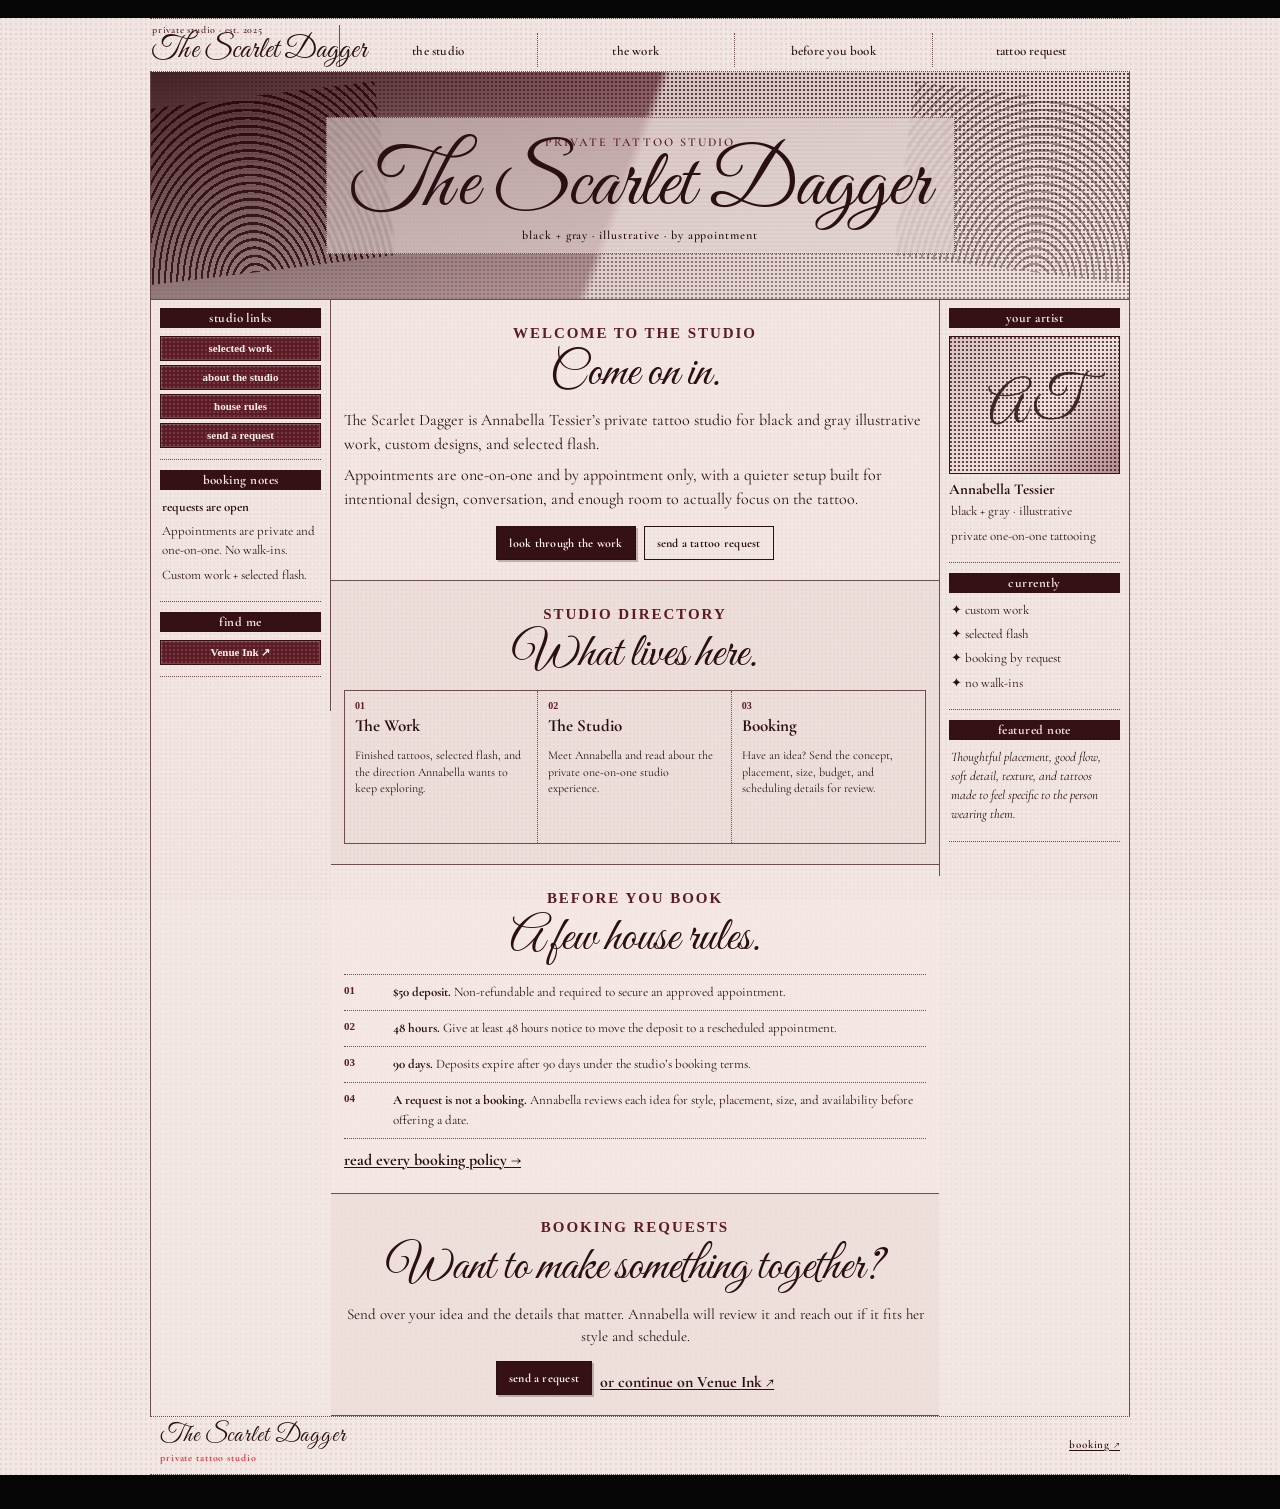
<file: index.html>
<!doctype html>
<html lang="en">
<head>
  <meta charset="UTF-8">
  <meta name="viewport" content="width=device-width, initial-scale=1, viewport-fit=cover">
  <meta name="description" content="The Scarlet Dagger is Annabella Tessier's private tattoo studio for black and gray illustrative work.">
  <title>The Scarlet Dagger | Private Tattoo Studio</title>
  <link rel="preconnect" href="https://fonts.googleapis.com">
  <link rel="preconnect" href="https://fonts.gstatic.com" crossorigin>
  <link href="https://fonts.googleapis.com/css2?family=Courier+Prime:wght@400;700&family=DM+Mono:wght@300;400;500&family=UnifrakturMaguntia&family=Cormorant+Garamond:ital,wght@0,400;0,600;0,700;1,400;1,600&family=Great+Vibes&display=swap" rel="stylesheet">
  <link rel="stylesheet" href="styles.css?v=oldweb-20260928-1">
</head>
<body class="public-site page-home">
  <div class="scanlines" aria-hidden="true"></div>

  <header class="site-header">
    <a class="brand" href="index.html">
      <span class="brand-kicker">private studio · est. 2025</span>
      <strong>The Scarlet Dagger</strong>
    </a>
    <button class="nav-toggle" aria-label="Open navigation" aria-expanded="false"><span></span><span></span></button>
    <nav class="site-nav">
      <a href="index.html">the studio</a>
      <a href="work.html">the work</a>
      <a href="before-you-book.html">before you book</a>
      <a class="nav-cta" href="book.html">tattoo request</a>
    </nav>
  </header>

  <main class="oldweb-shell">
    <section class="oldweb-banner" aria-label="The Scarlet Dagger">
      <div>
        <span>private tattoo studio</span>
        <h1>The Scarlet Dagger</h1>
        <p>black + gray · illustrative · by appointment</p>
      </div>
    </section>

    <div class="home-columns">
      <aside class="oldweb-rail left-rail">
        <section class="side-box">
          <h2>studio links</h2>
          <nav class="button-wall">
            <a href="work.html">selected work</a>
            <a href="studio.html">about the studio</a>
            <a href="before-you-book.html">house rules</a>
            <a href="book.html">send a request</a>
          </nav>
        </section>

        <section class="side-box">
          <h2>booking notes</h2>
          <p><strong>requests are open</strong></p>
          <p>Appointments are private and one-on-one. No walk-ins.</p>
          <p>Custom work + selected flash.</p>
        </section>

        <section class="side-box">
          <h2>find me</h2>
          <a class="tiny-link-button" href="https://venue.ink/@rougecowboyink" target="_blank" rel="noopener noreferrer">Venue Ink ↗</a>
        </section>
      </aside>

      <section class="oldweb-main">
        <article class="journal-entry welcome-entry">
          <p class="entry-kicker">welcome to the studio</p>
          <h2>Come on in.</h2>
          <p>The Scarlet Dagger is Annabella Tessier’s private tattoo studio for black and gray illustrative work, custom designs, and selected flash.</p>
          <p>Appointments are one-on-one and by appointment only, with a quieter setup built for intentional design, conversation, and enough room to actually focus on the tattoo.</p>
          <div class="oldweb-actions">
            <a class="button glitch-button" href="work.html">look through the work</a>
            <a class="button ghost-button" href="book.html">send a tattoo request</a>
          </div>
        </article>

        <article class="journal-entry">
          <p class="entry-kicker">studio directory</p>
          <h2>What lives here.</h2>
          <div class="directory-grid">
            <a href="work.html">
              <span>01</span>
              <strong>The Work</strong>
              <p>Finished tattoos, selected flash, and the direction Annabella wants to keep exploring.</p>
            </a>
            <a href="studio.html">
              <span>02</span>
              <strong>The Studio</strong>
              <p>Meet Annabella and read about the private one-on-one studio experience.</p>
            </a>
            <a href="book.html">
              <span>03</span>
              <strong>Booking</strong>
              <p>Have an idea? Send the concept, placement, size, budget, and scheduling details for review.</p>
            </a>
          </div>
        </article>

        <article class="journal-entry">
          <p class="entry-kicker">before you book</p>
          <h2>A few house rules.</h2>
          <div class="notice-list">
            <div><time>01</time><p><strong>$50 deposit.</strong> Non-refundable and required to secure an approved appointment.</p></div>
            <div><time>02</time><p><strong>48 hours.</strong> Give at least 48 hours notice to move the deposit to a rescheduled appointment.</p></div>
            <div><time>03</time><p><strong>90 days.</strong> Deposits expire after 90 days under the studio’s booking terms.</p></div>
            <div><time>04</time><p><strong>A request is not a booking.</strong> Annabella reviews each idea for style, placement, size, and availability before offering a date.</p></div>
          </div>
          <a class="text-link" href="before-you-book.html">read every booking policy →</a>
        </article>

        <article class="journal-entry closing-entry">
          <p class="entry-kicker">booking requests</p>
          <h2>Want to make something together?</h2>
          <p>Send over your idea and the details that matter. Annabella will review it and reach out if it fits her style and schedule.</p>
          <div class="oldweb-actions">
            <a class="button glitch-button" href="book.html">send a request</a>
            <a class="text-link" href="https://venue.ink/@rougecowboyink" target="_blank" rel="noopener noreferrer">or continue on Venue Ink ↗</a>
          </div>
        </article>
      </section>

      <aside class="oldweb-rail right-rail">
        <section class="side-box artist-box">
          <h2>your artist</h2>
          <div class="artist-dither" aria-hidden="true"><span>AT</span></div>
          <h3>Annabella Tessier</h3>
          <p>black + gray · illustrative</p>
          <p>private one-on-one tattooing</p>
        </section>

        <section class="side-box">
          <h2>currently</h2>
          <p>✦ custom work</p>
          <p>✦ selected flash</p>
          <p>✦ booking by request</p>
          <p>✦ no walk-ins</p>
        </section>

        <section class="side-box featured-box">
          <h2>featured note</h2>
          <p>Thoughtful placement, good flow, soft detail, texture, and tattoos made to feel specific to the person wearing them.</p>
        </section>
      </aside>
    </div>
  </main>

  <footer class="site-footer">
    <div><strong>The Scarlet Dagger</strong><span>private tattoo studio</span></div>
    <p>black + gray · illustrative · by appointment</p>
    <a href="book.html">booking ↗</a>
  </footer>

  <script src="script.js?v=copy-20260926-1"></script>
</body>
</html>
</file>
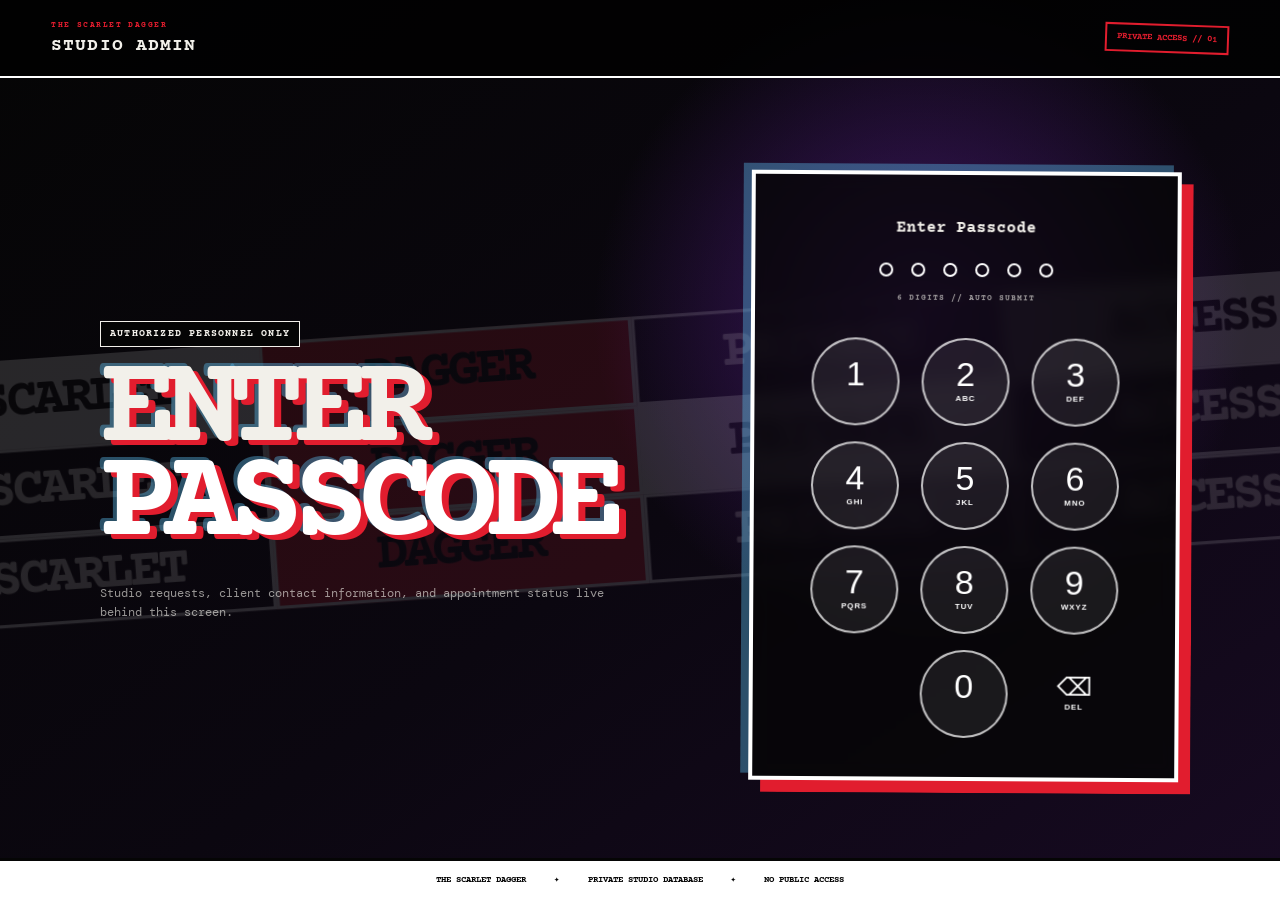
<file: admin.html>
<!doctype html>
<html lang="en">
<head>
  <meta charset="UTF-8">
  <meta name="viewport" content="width=device-width, initial-scale=1, viewport-fit=cover">
  <meta name="robots" content="noindex,nofollow">
  <meta name="description" content="Private Scarlet Dagger studio administration.">
  <title>Studio Admin | The Scarlet Dagger</title>
  <link rel="preconnect" href="https://fonts.googleapis.com">
  <link rel="preconnect" href="https://fonts.gstatic.com" crossorigin>
  <link href="https://fonts.googleapis.com/css2?family=Courier+Prime:wght@400;700&family=DM+Mono:wght@300;400;500&family=UnifrakturMaguntia&display=swap" rel="stylesheet">
  <link rel="stylesheet" href="styles.css?v=responsive-20260926-3">
  <style>
    html, body { margin: 0; background: #050505; }
    body:not(.admin-unlocked) { height: 100svh; overflow: hidden; }
    #admin-app { display: none !important; }
    body.admin-unlocked #admin-app { display: block !important; }
    #pin-screen[hidden] { display: none !important; }
  </style>
</head>
<body class="admin-body">
  <div class="scanlines" aria-hidden="true"></div>

  <section class="pin-screen" id="pin-screen" aria-labelledby="pin-title">
    <div class="pin-wall" aria-hidden="true">
      <span>SCARLET</span><span>DAGGER</span><span>PRIVATE</span><span>ACCESS</span>
      <span>SCARLET</span><span>DAGGER</span><span>PRIVATE</span><span>ACCESS</span>
      <span>SCARLET</span><span>DAGGER</span><span>PRIVATE</span><span>ACCESS</span>
    </div>

    <header class="pin-header">
      <a class="admin-mini-brand" href="index.html">
        <small>THE SCARLET DAGGER</small>
        <strong>STUDIO ADMIN</strong>
      </a>
      <span class="access-stamp">PRIVATE ACCESS // 01</span>
    </header>

    <div class="pin-shell">
      <div class="pin-copy">
        <p class="tv-label">AUTHORIZED PERSONNEL ONLY</p>
        <h1 id="pin-title">ENTER<br><span>PASSCODE</span></h1>
        <p>Studio requests, client contact information, and appointment status live behind this screen.</p>
      </div>

      <div class="pin-panel">
        <p class="pin-prompt">Enter Passcode</p>

        <div class="pin-dots" id="pin-dots" aria-label="Six digit PIN entry">
          <span></span><span></span><span></span><span></span><span></span><span></span>
        </div>

        <p class="pin-message" id="pin-message" role="status" aria-live="polite">6 DIGITS // AUTO SUBMIT</p>

        <div class="pin-keypad" id="pin-keypad" aria-label="Numeric keypad">
          <button type="button" data-digit="1"><strong>1</strong><small>&nbsp;</small></button>
          <button type="button" data-digit="2"><strong>2</strong><small>ABC</small></button>
          <button type="button" data-digit="3"><strong>3</strong><small>DEF</small></button>
          <button type="button" data-digit="4"><strong>4</strong><small>GHI</small></button>
          <button type="button" data-digit="5"><strong>5</strong><small>JKL</small></button>
          <button type="button" data-digit="6"><strong>6</strong><small>MNO</small></button>
          <button type="button" data-digit="7"><strong>7</strong><small>PQRS</small></button>
          <button type="button" data-digit="8"><strong>8</strong><small>TUV</small></button>
          <button type="button" data-digit="9"><strong>9</strong><small>WXYZ</small></button>
          <span class="keypad-spacer" aria-hidden="true"></span>
          <button type="button" data-digit="0"><strong>0</strong><small>&nbsp;</small></button>
          <button type="button" class="pin-delete" id="pin-delete" aria-label="Delete last digit"><strong>⌫</strong><small>DEL</small></button>
        </div>
      </div>
    </div>

    <div class="pin-ticker" aria-hidden="true">
      <span>THE SCARLET DAGGER</span><span>✦</span><span>PRIVATE STUDIO DATABASE</span><span>✦</span><span>NO PUBLIC ACCESS</span>
    </div>
  </section>

  <section class="admin-app" id="admin-app" hidden aria-hidden="true">
    <header class="admin-header">
      <div>
        <span class="section-kicker">THE SCARLET DAGGER // PRIVATE</span>
        <h1>REQUEST<br>CONTROL.</h1>
      </div>
      <div class="admin-header-actions">
        <span class="admin-session-light"><i></i> SESSION ACTIVE</span>
        <button type="button" class="admin-logout" id="admin-logout">LOCK ADMIN</button>
      </div>
    </header>

    <main class="admin-main">
      <section class="admin-stats" aria-label="Request totals">
        <article><span>NEW</span><strong id="count-new">0</strong></article>
        <article><span>REVIEWING</span><strong id="count-reviewing">0</strong></article>
        <article><span>CONTACTED</span><strong id="count-contacted">0</strong></article>
        <article><span>BOOKED</span><strong id="count-booked">0</strong></article>
      </section>

      <section class="admin-toolbar">
        <div class="admin-tabs" id="admin-tabs">
          <button class="active" type="button" data-filter="all">ALL</button>
          <button type="button" data-filter="new">NEW</button>
          <button type="button" data-filter="reviewing">REVIEWING</button>
          <button type="button" data-filter="contacted">CONTACTED</button>
          <button type="button" data-filter="booked">BOOKED</button>
          <button type="button" data-filter="declined">DECLINED</button>
          <button type="button" data-filter="archived">ARCHIVED</button>
        </div>

        <label class="admin-search">
          <span>SEARCH</span>
          <input id="admin-search" type="search" placeholder="Name, concept, placement…">
        </label>
      </section>

      <p class="admin-load-message" id="admin-load-message" role="status"></p>
      <section class="request-list" id="request-list" aria-live="polite"></section>
    </main>

    <div class="request-modal" id="request-modal" hidden>
      <button type="button" class="modal-scrim" id="modal-scrim" aria-label="Close request details"></button>
      <article class="request-drawer" role="dialog" aria-modal="true" aria-labelledby="drawer-name">
        <div class="drawer-top">
          <div>
            <span class="drawer-kicker">TATTOO REQUEST // CLIENT FILE</span>
            <h2 id="drawer-name">CLIENT</h2>
          </div>
          <button type="button" class="drawer-close" id="drawer-close" aria-label="Close">×</button>
        </div>

        <div class="drawer-status-row">
          <span id="drawer-date">SUBMITTED</span>
          <label>
            STATUS
            <select id="drawer-status">
              <option value="new">NEW</option>
              <option value="reviewing">REVIEWING</option>
              <option value="contacted">CONTACTED</option>
              <option value="booked">BOOKED</option>
              <option value="declined">DECLINED</option>
              <option value="archived">ARCHIVED</option>
            </select>
          </label>
        </div>

        <div class="drawer-actions" id="drawer-actions"></div>

        <div class="drawer-grid">
          <div class="drawer-field"><span>PLACEMENT</span><p id="drawer-placement"></p></div>
          <div class="drawer-field"><span>SIZE</span><p id="drawer-size"></p></div>
          <div class="drawer-field"><span>AVAILABILITY</span><p id="drawer-availability"></p></div>
          <div class="drawer-field"><span>BUDGET</span><p id="drawer-budget"></p></div>
        </div>

        <div class="drawer-field drawer-concept">
          <span>THE IDEA</span>
          <p id="drawer-concept"></p>
        </div>

        <div class="drawer-contact">
          <div><span>EMAIL</span><p id="drawer-email"></p></div>
          <div><span>PHONE</span><p id="drawer-phone"></p></div>
          <div><span>INSTAGRAM</span><p id="drawer-instagram"></p></div>
          <div><span>PREFERRED CONTACT</span><p id="drawer-preferred"></p></div>
        </div>
      </article>
    </div>
  </section>

  <script src="admin.js?v=responsive-20260926-2"></script>
</body>
</html>
</file>
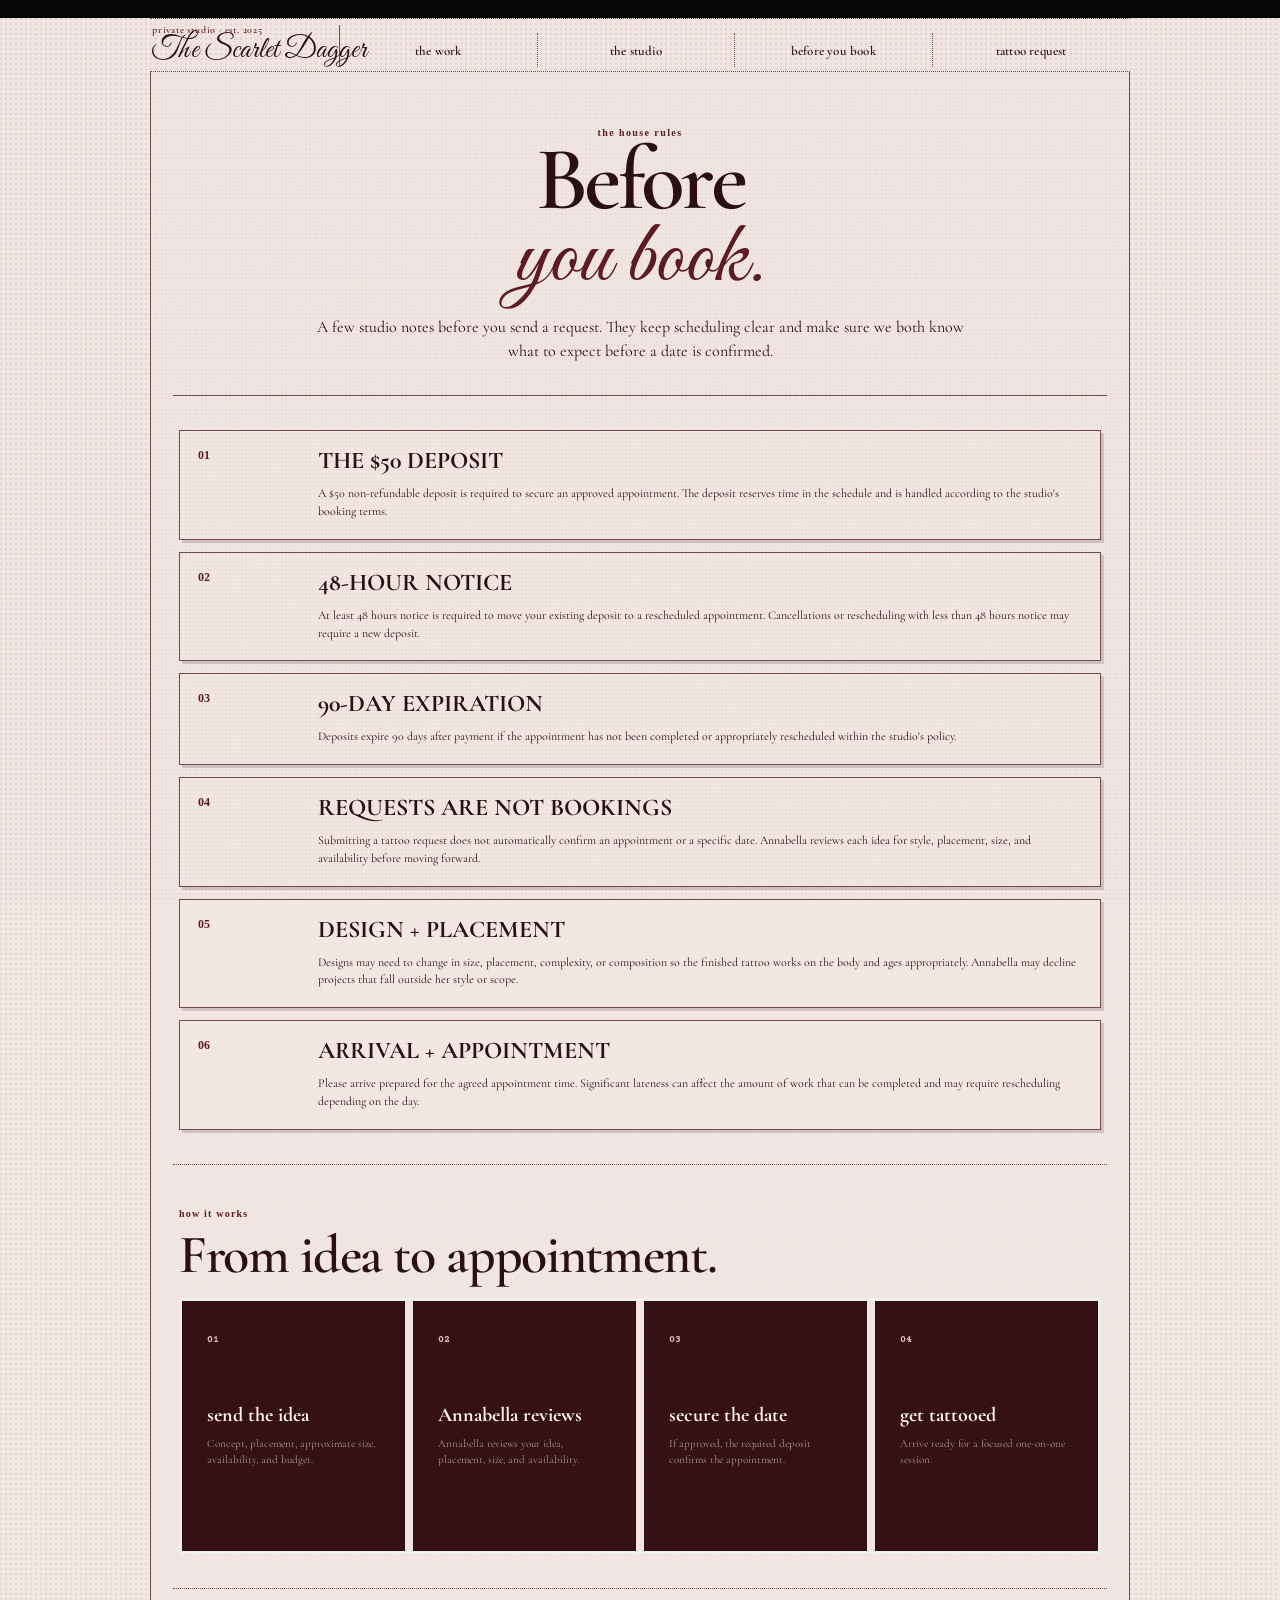
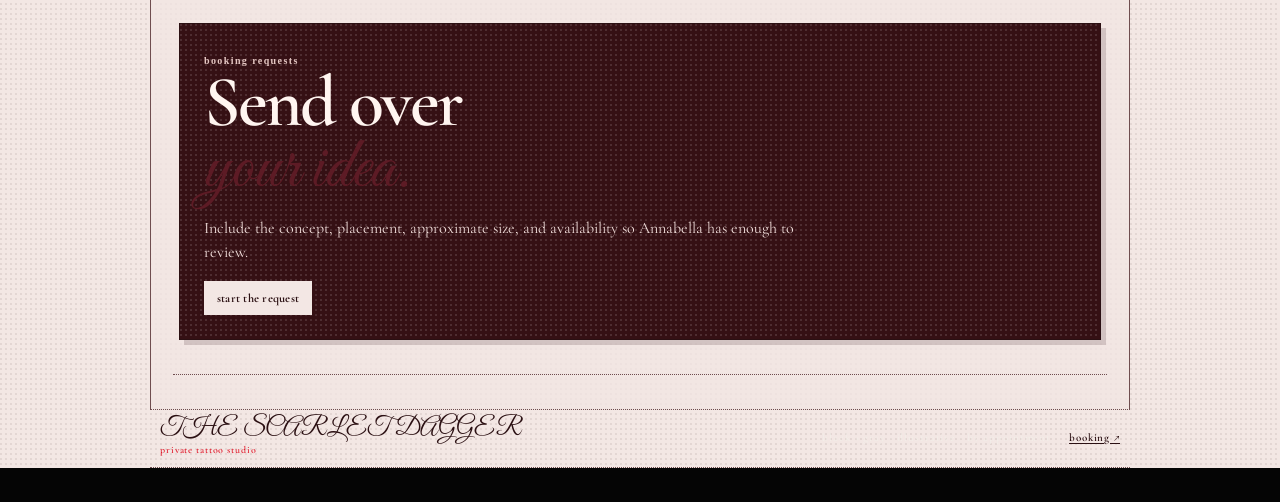
<file: before-you-book.html>
<!doctype html>
<html lang="en">
<head>
  <meta charset="UTF-8"><meta name="viewport" content="width=device-width, initial-scale=1, viewport-fit=cover">
  <meta name="description" content="Booking, deposit, rescheduling, and tattoo policies for The Scarlet Dagger.">
  <title>Before You Book | The Scarlet Dagger</title>
  <link rel="preconnect" href="https://fonts.googleapis.com"><link rel="preconnect" href="https://fonts.gstatic.com" crossorigin>
  <link href="https://fonts.googleapis.com/css2?family=Courier+Prime:wght@400;700&family=DM+Mono:wght@300;400;500&family=UnifrakturMaguntia&family=Cormorant+Garamond:ital,wght@0,400;0,600;0,700;1,400;1,600&family=Great+Vibes&display=swap" rel="stylesheet">
  <link rel="stylesheet" href="styles.css?v=oldweb-20260928-1">
</head>
<body class="public-site page-policies">
  <div class="scanlines" aria-hidden="true"></div>
  <header class="site-header">
    <a class="brand" href="index.html"><span class="brand-kicker">private studio · est. 2025</span><strong>The Scarlet Dagger</strong></a>
    <button class="nav-toggle" aria-label="Open navigation" aria-expanded="false"><span></span><span></span></button>
    <nav class="site-nav"><a href="work.html">the work</a><a href="studio.html">the studio</a><a href="before-you-book.html">before you book</a><a class="nav-cta" href="book.html">tattoo request</a></nav>
  </header>

  <main class="page-wrap">
    <section class="page-intro">
      <span class="tv-label">the house rules</span>
      <h1>Before<br><span class="goth">you book.</span></h1>
      <p>A few studio notes before you send a request. They keep scheduling clear and make sure we both know what to expect before a date is confirmed.</p>
    </section>

    <section class="page-section">
      <div class="policy-stack">
        <article class="policy-card"><div class="policy-index">01</div><div><h2>THE $50 DEPOSIT</h2><p>A $50 non-refundable deposit is required to secure an approved appointment. The deposit reserves time in the schedule and is handled according to the studio's booking terms.</p></div></article>
        <article class="policy-card"><div class="policy-index">02</div><div><h2>48-HOUR NOTICE</h2><p>At least 48 hours notice is required to move your existing deposit to a rescheduled appointment. Cancellations or rescheduling with less than 48 hours notice may require a new deposit.</p></div></article>
        <article class="policy-card"><div class="policy-index">03</div><div><h2>90-DAY EXPIRATION</h2><p>Deposits expire 90 days after payment if the appointment has not been completed or appropriately rescheduled within the studio's policy.</p></div></article>
        <article class="policy-card"><div class="policy-index">04</div><div><h2>REQUESTS ARE NOT BOOKINGS</h2><p>Submitting a tattoo request does not automatically confirm an appointment or a specific date. Annabella reviews each idea for style, placement, size, and availability before moving forward.</p></div></article>
        <article class="policy-card"><div class="policy-index">05</div><div><h2>DESIGN + PLACEMENT</h2><p>Designs may need to change in size, placement, complexity, or composition so the finished tattoo works on the body and ages appropriately. Annabella may decline projects that fall outside her style or scope.</p></div></article>
        <article class="policy-card"><div class="policy-index">06</div><div><h2>ARRIVAL + APPOINTMENT</h2><p>Please arrive prepared for the agreed appointment time. Significant lateness can affect the amount of work that can be completed and may require rescheduling depending on the day.</p></div></article>
      </div>
    </section>

    <section class="page-section">
      <p class="section-kicker">how it works</p>
      <h2 class="section-title">From idea to appointment.</h2>
      <div class="booking-process">
        <article><span>01</span><h3>send the idea</h3><p>Concept, placement, approximate size, availability, and budget.</p></article>
        <article><span>02</span><h3>Annabella reviews</h3><p>Annabella reviews your idea, placement, size, and availability.</p></article>
        <article><span>03</span><h3>secure the date</h3><p>If approved, the required deposit confirms the appointment.</p></article>
        <article><span>04</span><h3>get tattooed</h3><p>Arrive ready for a focused one-on-one session.</p></article>
      </div>
    </section>

    <section class="page-section">
      <div class="flash-panel">
        <span class="tv-label">booking requests</span>
        <h2>Send over<br><span class="goth">your idea.</span></h2>
        <p>Include the concept, placement, approximate size, and availability so Annabella has enough to review.</p>
        <a class="button ghost-button" href="book.html">start the request</a>
      </div>
    </section>
  </main>

  <footer class="site-footer"><div><strong>THE SCARLET DAGGER</strong><span>private tattoo studio</span></div><p>black + gray · illustrative · by appointment</p><a href="book.html">booking ↗</a></footer>
  <script src="script.js?v=copy-20260926-1"></script>
</body>
</html>
</file>
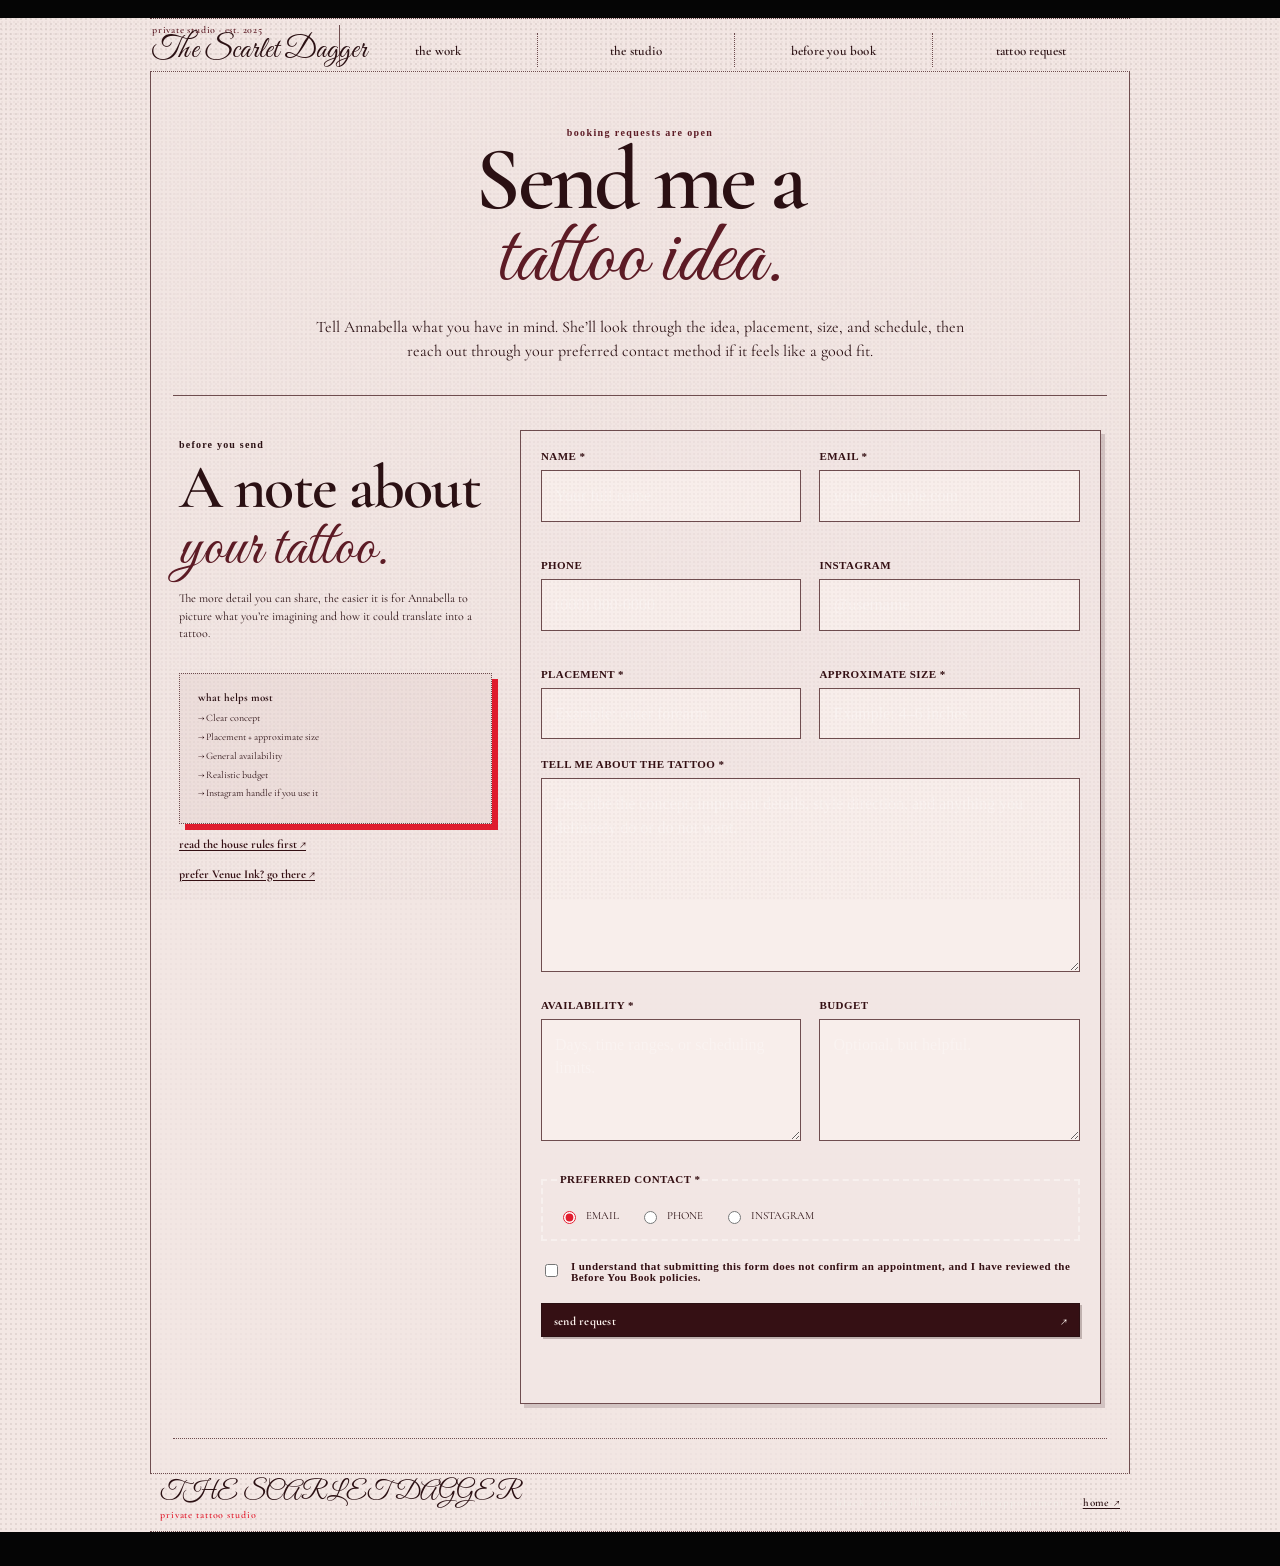
<file: book.html>
<!doctype html>
<html lang="en">
<head>
  <meta charset="UTF-8"><meta name="viewport" content="width=device-width, initial-scale=1, viewport-fit=cover">
  <meta name="description" content="Submit a tattoo request to Annabella Tessier at The Scarlet Dagger.">
  <title>Booking | The Scarlet Dagger</title>
  <link rel="preconnect" href="https://fonts.googleapis.com"><link rel="preconnect" href="https://fonts.gstatic.com" crossorigin>
  <link href="https://fonts.googleapis.com/css2?family=Courier+Prime:wght@400;700&family=DM+Mono:wght@300;400;500&family=UnifrakturMaguntia&family=Cormorant+Garamond:ital,wght@0,400;0,600;0,700;1,400;1,600&family=Great+Vibes&display=swap" rel="stylesheet">
  <link rel="stylesheet" href="styles.css?v=oldweb-20260928-1">
</head>
<body class="public-site page-book">
  <div class="scanlines" aria-hidden="true"></div>
  <header class="site-header">
    <a class="brand" href="index.html"><span class="brand-kicker">private studio · est. 2025</span><strong>The Scarlet Dagger</strong></a>
    <button class="nav-toggle" aria-label="Open navigation" aria-expanded="false"><span></span><span></span></button>
    <nav class="site-nav"><a href="work.html">the work</a><a href="studio.html">the studio</a><a href="before-you-book.html">before you book</a><a class="nav-cta" href="book.html">tattoo request</a></nav>
  </header>

  <main class="page-wrap">
    <section class="page-intro">
      <span class="tv-label">booking requests are open</span>
      <h1>Send me a<br><span class="goth">tattoo idea.</span></h1>
      <p>Tell Annabella what you have in mind. She’ll look through the idea, placement, size, and schedule, then reach out through your preferred contact method if it feels like a good fit.</p>
    </section>

    <section class="page-section booking-layout">
      <aside class="booking-aside">
        <p class="section-kicker">before you send</p>
        <h2>A note about<br><span class="goth">your tattoo.</span></h2>
        <p>The more detail you can share, the easier it is for Annabella to picture what you’re imagining and how it could translate into a tattoo.</p>
        <div class="booking-note">
          <strong>what helps most</strong>
          <span>→ Clear concept</span>
          <span>→ Placement + approximate size</span>
          <span>→ General availability</span>
          <span>→ Realistic budget</span>
          <span>→ Instagram handle if you use it</span>
        </div>
        <p><a class="venue-link" href="before-you-book.html">read the house rules first ↗</a></p>
        <p><a class="venue-link" href="https://venue.ink/@rougecowboyink" target="_blank" rel="noopener noreferrer">prefer Venue Ink? go there ↗</a></p>
      </aside>

      <form class="booking-form" id="booking-form">
        <div class="form-grid">
          <label><span>NAME *</span><input name="full_name" type="text" autocomplete="name" required maxlength="120" placeholder="Your full name"></label>
          <label><span>EMAIL *</span><input name="email" type="email" autocomplete="email" required maxlength="320" placeholder="you@example.com"></label>
          <label><span>PHONE</span><input name="phone" type="tel" autocomplete="tel" maxlength="40" placeholder="(000) 000-0000"></label>
          <label><span>INSTAGRAM</span><input name="instagram" type="text" maxlength="120" placeholder="@username"></label>
          <label><span>PLACEMENT *</span><input name="placement" type="text" required maxlength="160" placeholder="Example: outer forearm"></label>
          <label><span>APPROXIMATE SIZE *</span><input name="approx_size" type="text" required maxlength="120" placeholder="Example: 4–6 inches"></label>
        </div>

        <label><span>TELL ME ABOUT THE TATTOO *</span><textarea name="concept" required minlength="10" maxlength="3000" rows="7" placeholder="Describe the concept, important details, style direction, and anything you definitely do or do not want."></textarea></label>

        <div class="form-grid">
          <label><span>AVAILABILITY *</span><textarea name="availability" required maxlength="1000" rows="4" placeholder="Days, time ranges, or scheduling limits."></textarea></label>
          <label><span>BUDGET</span><textarea name="budget" maxlength="120" rows="4" placeholder="Optional, but helpful."></textarea></label>
        </div>

        <fieldset>
          <legend>PREFERRED CONTACT *</legend>
          <div class="radio-row">
            <label><input type="radio" name="preferred_contact" value="email" checked> EMAIL</label>
            <label><input type="radio" name="preferred_contact" value="phone"> PHONE</label>
            <label><input type="radio" name="preferred_contact" value="instagram"> INSTAGRAM</label>
          </div>
        </fieldset>

        <label class="checkbox-row"><input name="terms_accepted" type="checkbox" required><span>I understand that submitting this form does not confirm an appointment, and I have reviewed the Before You Book policies.</span></label>

        <button class="button glitch-button submit-button" type="submit"><span>send request</span><span>↗</span></button>
        <p class="form-status" id="form-status" role="status" aria-live="polite"></p>
      </form>
    </section>
  </main>

  <footer class="site-footer"><div><strong>THE SCARLET DAGGER</strong><span>private tattoo studio</span></div><p>black + gray · illustrative · by appointment</p><a href="index.html">home ↗</a></footer>
  <script src="script.js?v=copy-20260926-1"></script>
</body>
</html>
</file>
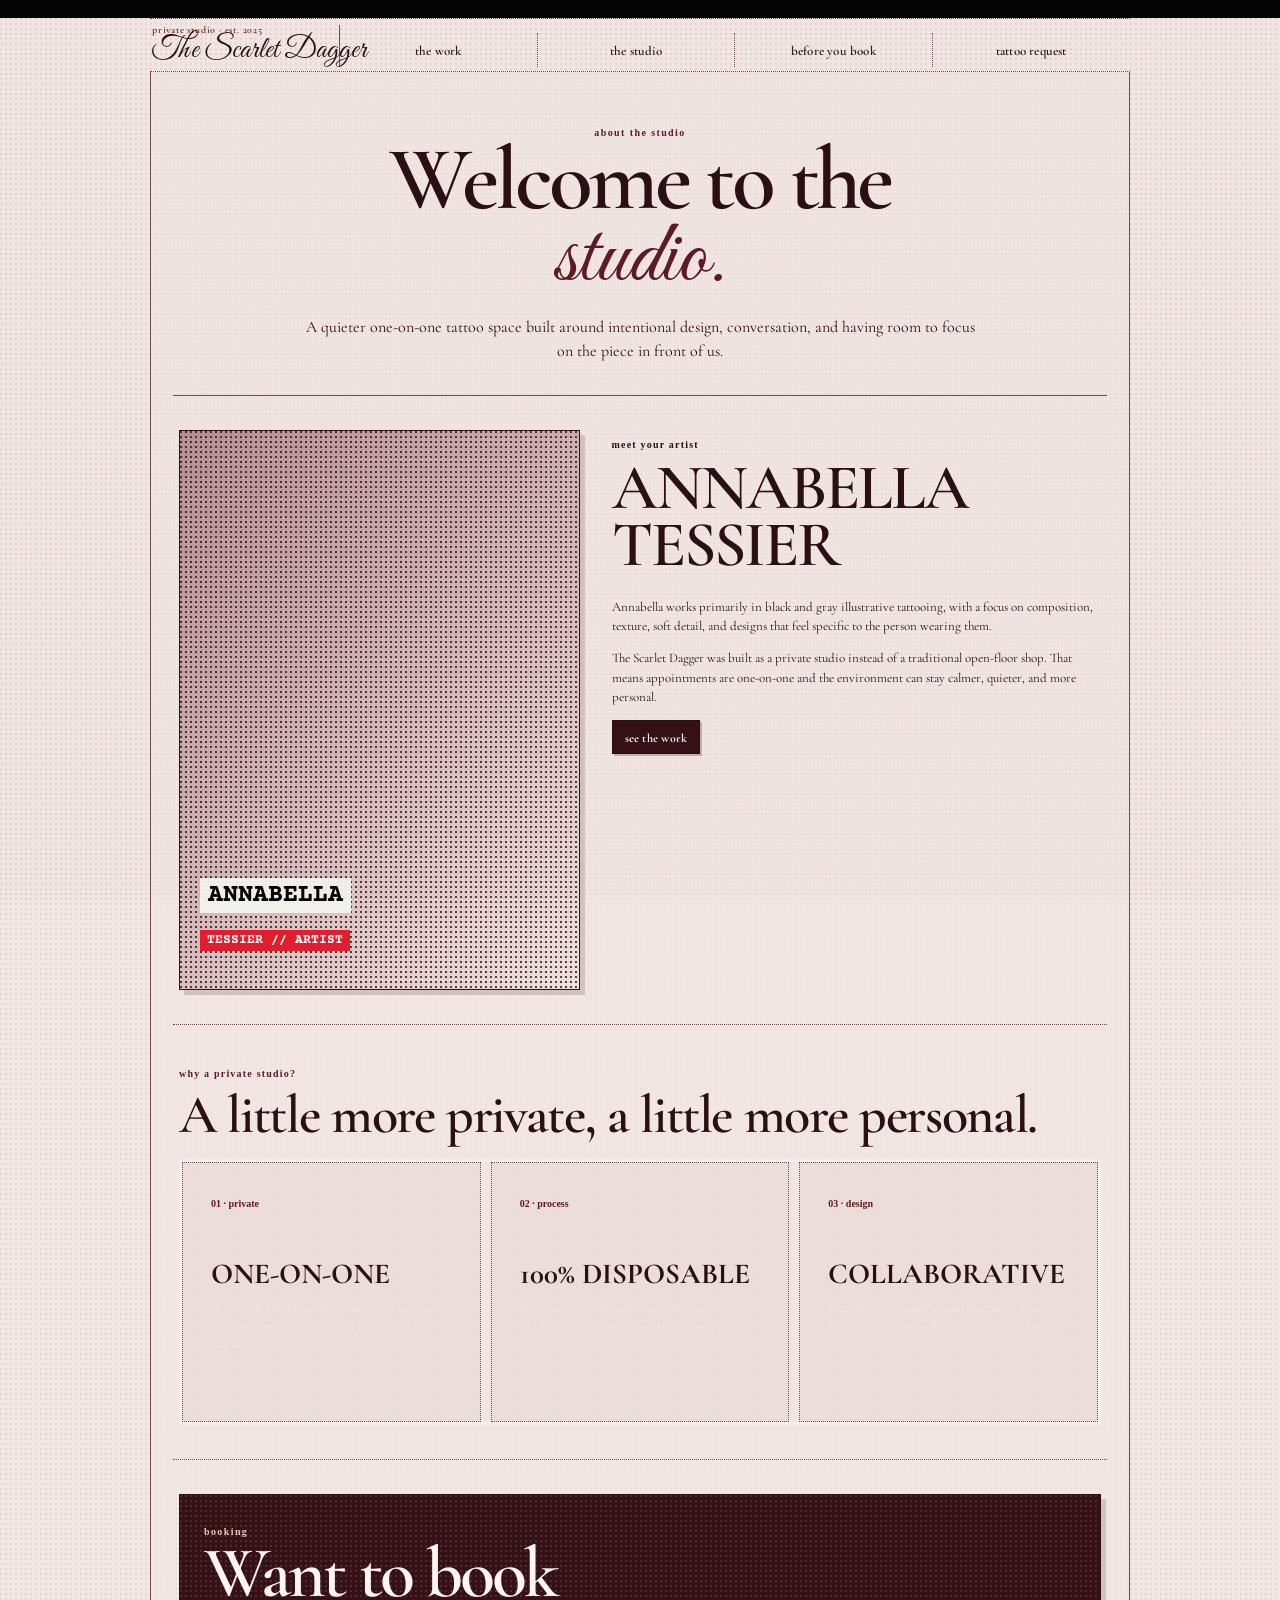
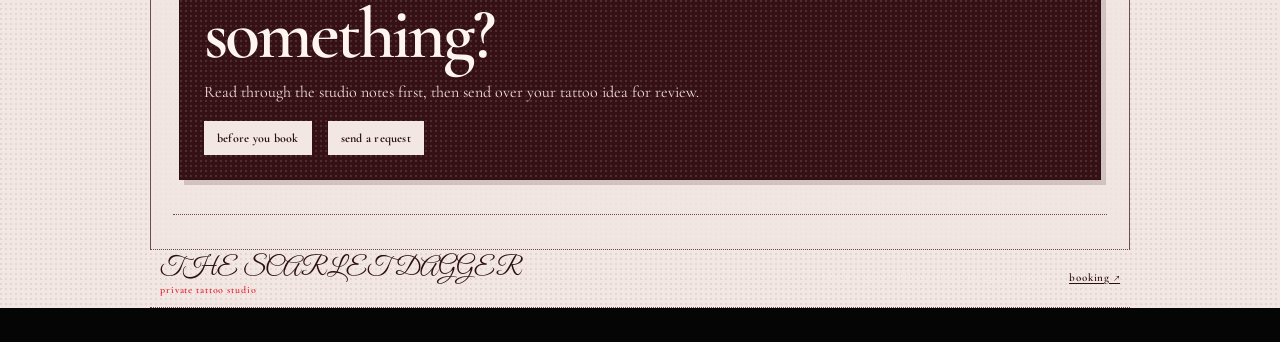
<file: studio.html>
<!doctype html>
<html lang="en">
<head>
  <meta charset="UTF-8"><meta name="viewport" content="width=device-width, initial-scale=1, viewport-fit=cover">
  <meta name="description" content="Meet Annabella Tessier and The Scarlet Dagger private tattoo studio.">
  <title>Studio | The Scarlet Dagger</title>
  <link rel="preconnect" href="https://fonts.googleapis.com"><link rel="preconnect" href="https://fonts.gstatic.com" crossorigin>
  <link href="https://fonts.googleapis.com/css2?family=Courier+Prime:wght@400;700&family=DM+Mono:wght@300;400;500&family=UnifrakturMaguntia&family=Cormorant+Garamond:ital,wght@0,400;0,600;0,700;1,400;1,600&family=Great+Vibes&display=swap" rel="stylesheet">
  <link rel="stylesheet" href="styles.css?v=oldweb-20260928-1">
</head>
<body class="public-site page-studio">
  <div class="scanlines" aria-hidden="true"></div>
  <header class="site-header">
    <a class="brand" href="index.html"><span class="brand-kicker">private studio · est. 2025</span><strong>The Scarlet Dagger</strong></a>
    <button class="nav-toggle" aria-label="Open navigation" aria-expanded="false"><span></span><span></span></button>
    <nav class="site-nav"><a href="work.html">the work</a><a href="studio.html">the studio</a><a href="before-you-book.html">before you book</a><a class="nav-cta" href="book.html">tattoo request</a></nav>
  </header>

  <main class="page-wrap">
    <section class="page-intro">
      <span class="tv-label">about the studio</span>
      <h1>Welcome to the<br><span class="goth">studio.</span></h1>
      <p>A quieter one-on-one tattoo space built around intentional design, conversation, and having room to focus on the piece in front of us.</p>
    </section>

    <section class="page-section artist-feature">
      <div class="artist-tv" aria-label="Placeholder for Annabella portrait"></div>
      <div class="artist-copy">
        <p class="section-kicker">meet your artist</p>
        <h2>ANNABELLA<br>TESSIER</h2>
        <p>Annabella works primarily in black and gray illustrative tattooing, with a focus on composition, texture, soft detail, and designs that feel specific to the person wearing them.</p>
        <p>The Scarlet Dagger was built as a private studio instead of a traditional open-floor shop. That means appointments are one-on-one and the environment can stay calmer, quieter, and more personal.</p>
        <a class="button glitch-button" href="work.html">see the work</a>
      </div>
    </section>

    <section class="page-section">
      <p class="section-kicker">why a private studio?</p>
      <h2 class="section-title">A little more private, a little more personal.</h2>
      <div class="studio-values">
        <article><span>01 · private</span><h3>ONE-ON-ONE</h3><p>No crowded lobby, rotating stations, or audience. The appointment stays focused on you and the tattoo.</p></article>
        <article><span>02 · process</span><h3>100% DISPOSABLE</h3><p>The setup is intentionally straightforward, clean, and built around single-use tattooing supplies.</p></article>
        <article><span>03 · design</span><h3>COLLABORATIVE</h3><p>Your idea gets shaped around placement, flow, longevity, and Annabella's own illustrative language.</p></article>
      </div>
    </section>

    <section class="page-section">
      <div class="flash-panel">
        <span class="tv-label">booking</span>
        <h2>Want to book<br>something?</h2>
        <p>Read through the studio notes first, then send over your tattoo idea for review.</p>
        <div class="hero-actions"><a class="button ghost-button" href="before-you-book.html">before you book</a><a class="button ghost-button" href="book.html">send a request</a></div>
      </div>
    </section>
  </main>

  <footer class="site-footer"><div><strong>THE SCARLET DAGGER</strong><span>private tattoo studio</span></div><p>black + gray · illustrative · by appointment</p><a href="book.html">booking ↗</a></footer>
  <script src="script.js?v=copy-20260926-1"></script>
</body>
</html>
</file>
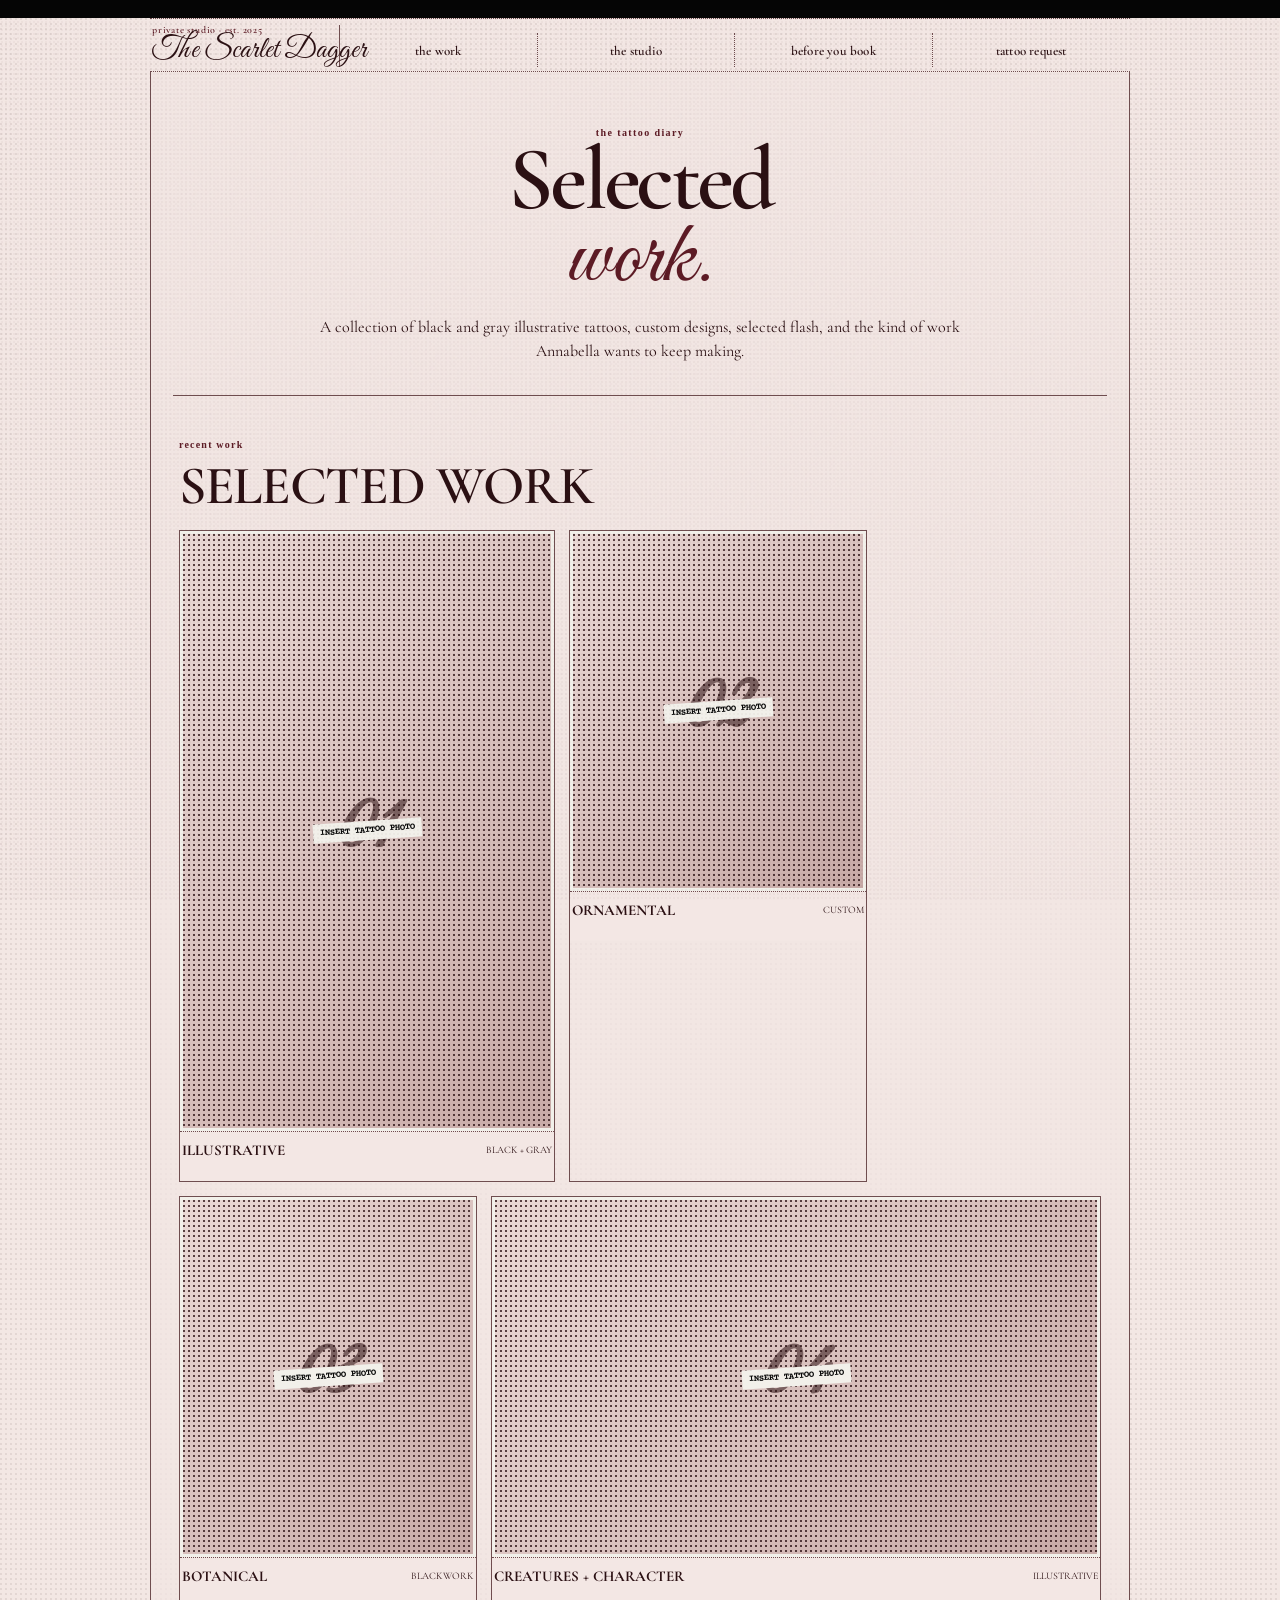
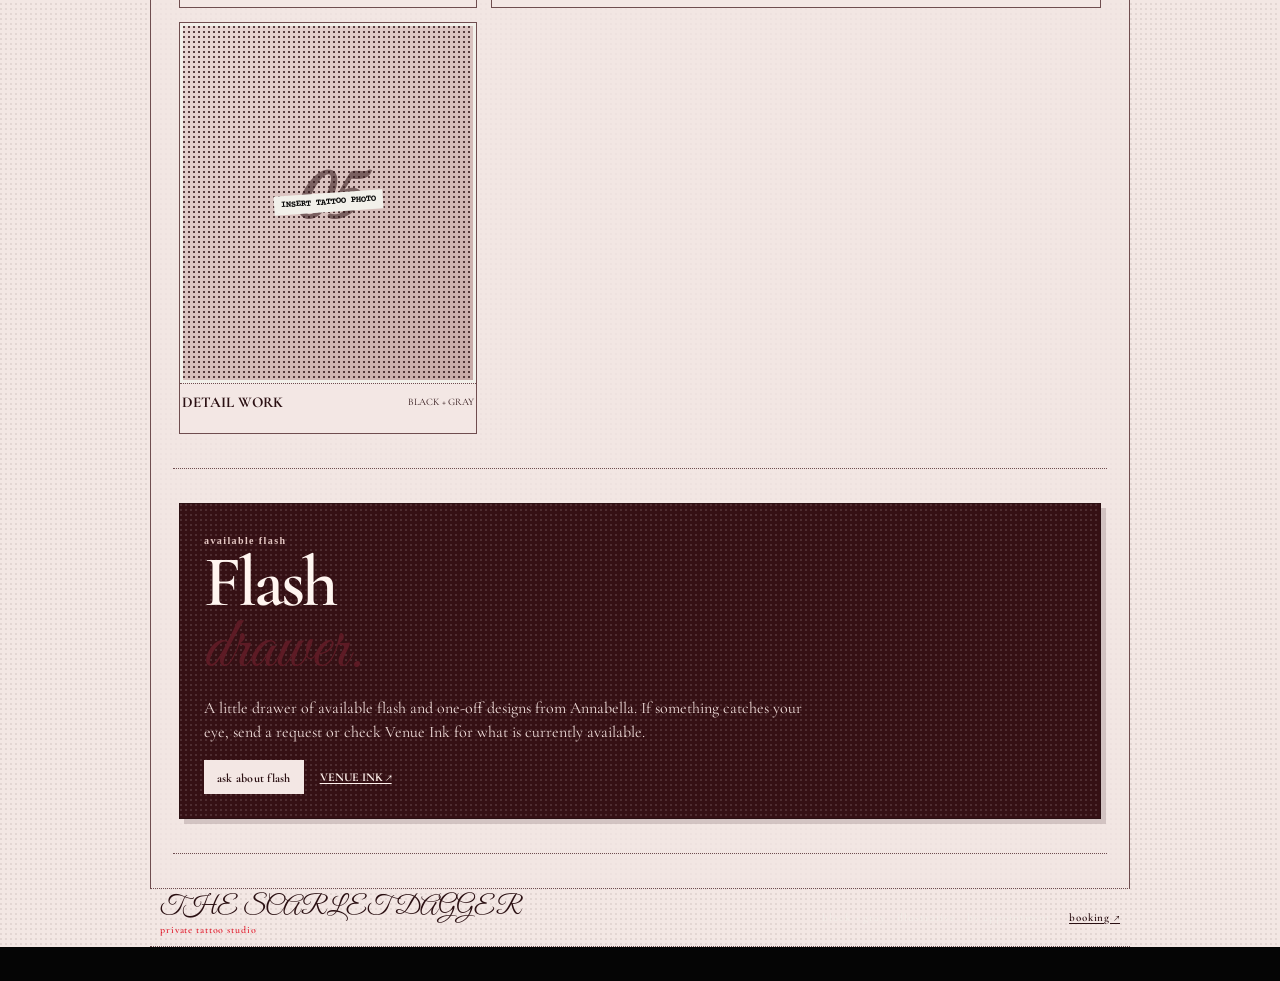
<file: work.html>
<!doctype html>
<html lang="en">
<head>
  <meta charset="UTF-8"><meta name="viewport" content="width=device-width, initial-scale=1, viewport-fit=cover">
  <meta name="description" content="Portfolio and flash from The Scarlet Dagger private tattoo studio.">
  <title>Work | The Scarlet Dagger</title>
  <link rel="preconnect" href="https://fonts.googleapis.com"><link rel="preconnect" href="https://fonts.gstatic.com" crossorigin>
  <link href="https://fonts.googleapis.com/css2?family=Courier+Prime:wght@400;700&family=DM+Mono:wght@300;400;500&family=UnifrakturMaguntia&family=Cormorant+Garamond:ital,wght@0,400;0,600;0,700;1,400;1,600&family=Great+Vibes&display=swap" rel="stylesheet">
  <link rel="stylesheet" href="styles.css?v=oldweb-20260928-1">
</head>
<body class="public-site page-work">
  <div class="scanlines" aria-hidden="true"></div>
  <header class="site-header">
    <a class="brand" href="index.html"><span class="brand-kicker">private studio · est. 2025</span><strong>The Scarlet Dagger</strong></a>
    <button class="nav-toggle" aria-label="Open navigation" aria-expanded="false"><span></span><span></span></button>
    <nav class="site-nav"><a href="work.html">the work</a><a href="studio.html">the studio</a><a href="before-you-book.html">before you book</a><a class="nav-cta" href="book.html">tattoo request</a></nav>
  </header>

  <main class="page-wrap">
    <section class="page-intro">
      <span class="tv-label">the tattoo diary</span>
      <h1>Selected<br><span class="goth">work.</span></h1>
      <p>A collection of black and gray illustrative tattoos, custom designs, selected flash, and the kind of work Annabella wants to keep making.</p>
    </section>

    <section class="page-section">
      <p class="section-kicker">recent work</p>
      <h2 class="section-title">SELECTED WORK</h2>
      <div class="gallery-grid">
        <article class="gallery-card tall"><div class="gallery-placeholder"><span>01</span></div><div class="gallery-meta"><strong>ILLUSTRATIVE</strong><span>BLACK + GRAY</span></div></article>
        <article class="gallery-card"><div class="gallery-placeholder"><span>02</span></div><div class="gallery-meta"><strong>ORNAMENTAL</strong><span>CUSTOM</span></div></article>
        <article class="gallery-card"><div class="gallery-placeholder"><span>03</span></div><div class="gallery-meta"><strong>BOTANICAL</strong><span>BLACKWORK</span></div></article>
        <article class="gallery-card wide"><div class="gallery-placeholder"><span>04</span></div><div class="gallery-meta"><strong>CREATURES + CHARACTER</strong><span>ILLUSTRATIVE</span></div></article>
        <article class="gallery-card"><div class="gallery-placeholder"><span>05</span></div><div class="gallery-meta"><strong>DETAIL WORK</strong><span>BLACK + GRAY</span></div></article>
      </div>
    </section>

    <section class="page-section">
      <div class="flash-panel">
        <span class="tv-label">available flash</span>
        <h2>Flash<br><span class="goth">drawer.</span></h2>
        <p>A little drawer of available flash and one-off designs from Annabella. If something catches your eye, send a request or check Venue Ink for what is currently available.</p>
        <div class="hero-actions">
          <a class="button ghost-button" href="book.html">ask about flash</a>
          <a class="venue-link" href="https://venue.ink/@rougecowboyink" target="_blank" rel="noopener noreferrer">VENUE INK ↗</a>
        </div>
      </div>
    </section>
  </main>

  <footer class="site-footer"><div><strong>THE SCARLET DAGGER</strong><span>private tattoo studio</span></div><p>black + gray · illustrative · by appointment</p><a href="book.html">booking ↗</a></footer>
  <script src="script.js?v=copy-20260926-1"></script>
</body>
</html>
</file>
<file: styles.css>
:root{
  --black:#050505;
  --soft-black:#0d0b0e;
  --white:#f2f0ea;
  --paper:#e7e2d7;
  --red:#e11d2e;
  --deep-red:#7d0d18;
  --purple:#24123f;
  --purple-bright:#4d1c7b;
  --blue:#58b8e8;
  --lime:#c7df4f;
  --line:rgba(242,240,234,.22);
  --muted:rgba(242,240,234,.62);
  --mono:"DM Mono",monospace;
  --type:"Courier Prime",monospace;
  --goth:"UnifrakturMaguntia",serif;
}

*{box-sizing:border-box}
html{scroll-behavior:smooth}
body{
  margin:0;
  background:var(--black);
  color:var(--white);
  font-family:var(--mono);
  line-height:1.55;
  overflow-x:hidden;
}
a{color:inherit;text-decoration:none}
button,input,textarea{font:inherit}
::selection{background:var(--red);color:#fff}

.scanlines{
  position:fixed;
  inset:0;
  pointer-events:none;
  z-index:100;
  opacity:.11;
  background:
    repeating-linear-gradient(
      to bottom,
      rgba(255,255,255,.05) 0,
      rgba(255,255,255,.05) 1px,
      transparent 1px,
      transparent 4px
    );
  mix-blend-mode:screen;
}

body::after{
  content:"";
  position:fixed;
  inset:0;
  z-index:99;
  pointer-events:none;
  opacity:.06;
  background-image:url("data:image/svg+xml,%3Csvg viewBox='0 0 180 180' xmlns='http://www.w3.org/2000/svg'%3E%3Cfilter id='n'%3E%3CfeTurbulence type='fractalNoise' baseFrequency='.95' numOctaves='3' stitchTiles='stitch'/%3E%3C/filter%3E%3Crect width='100%25' height='100%25' filter='url(%23n)' opacity='.8'/%3E%3C/svg%3E");
}

/* NAV */
.site-header{
  min-height:78px;
  padding:14px 4vw;
  display:flex;
  justify-content:space-between;
  align-items:center;
  gap:30px;
  position:sticky;
  top:0;
  z-index:80;
  background:rgba(3,3,3,.94);
  border-bottom:2px solid var(--white);
  box-shadow:0 4px 0 var(--red);
}
.brand{
  display:flex;
  flex-direction:column;
  line-height:1;
}
.brand-kicker{
  font-size:8px;
  letter-spacing:.25em;
  color:var(--red);
  margin-bottom:7px;
}
.brand strong{
  font:700 21px/1 var(--type);
  letter-spacing:.05em;
}
.site-nav{
  display:flex;
  align-items:center;
  gap:26px;
}
.site-nav a{
  font:700 11px/1 var(--type);
  letter-spacing:.08em;
  padding:7px 3px;
}
.site-nav a:hover{
  background:var(--white);
  color:var(--black);
}
.site-nav .nav-cta{
  padding:12px 14px;
  background:var(--red);
  color:#fff;
  transform:rotate(-1deg);
  box-shadow:3px 3px 0 var(--white);
}
.nav-toggle{
  display:none;
  background:none;
  border:0;
  width:40px;
  height:40px;
}
.nav-toggle span{
  display:block;
  height:2px;
  width:26px;
  margin:6px auto;
  background:var(--white);
}

/* REUSABLE */
.tv-label{
  display:inline-block;
  margin:0 0 18px;
  padding:7px 9px;
  background:var(--black);
  color:var(--white);
  border:1px solid var(--white);
  font:700 10px/1 var(--type);
  letter-spacing:.12em;
  text-transform:uppercase;
}
.dark-label{
  background:var(--black);
  color:var(--white);
}
.button{
  display:inline-flex;
  align-items:center;
  justify-content:center;
  min-height:49px;
  padding:0 18px;
  border:2px solid currentColor;
  font:700 11px/1 var(--type);
  letter-spacing:.08em;
  cursor:pointer;
}
.glitch-button{
  background:var(--red);
  color:#fff;
  border-color:#fff;
  box-shadow:5px 5px 0 #fff,-3px -3px 0 rgba(88,184,232,.5);
}
.glitch-button:hover{transform:translate(2px,2px);box-shadow:3px 3px 0 #fff}
.ghost-button{background:#050505;color:#fff}
.black-button{background:#050505;color:#fff;border-color:#050505;box-shadow:4px 4px 0 var(--red)}
.venue-link{
  font:700 11px/1.4 var(--type);
  text-decoration:underline;
  text-decoration-thickness:2px;
  text-underline-offset:4px;
}
.page-wrap{
  width:min(1180px,92vw);
  margin:0 auto;
}
.page-intro{
  padding:95px 0 60px;
  border-bottom:2px solid var(--white);
}
.page-intro h1{
  margin:0;
  font:700 clamp(58px,10vw,138px)/.78 var(--type);
  letter-spacing:-.08em;
  text-transform:uppercase;
  text-shadow:6px 5px 0 var(--red);
}
.page-intro h1 .goth{
  font-family:var(--goth);
  font-weight:400;
  letter-spacing:0;
  text-transform:none;
}
.page-intro p{
  max-width:680px;
  color:var(--muted);
  font-size:14px;
  margin:30px 0 0;
}
.page-section{
  padding:80px 0;
  border-bottom:1px dashed rgba(242,240,234,.35);
}
.section-kicker{
  color:var(--red);
  font:700 10px/1 var(--type);
  letter-spacing:.15em;
  text-transform:uppercase;
}
.section-title{
  margin:10px 0 20px;
  font:700 clamp(38px,5.5vw,76px)/.88 var(--type);
  letter-spacing:-.05em;
  text-transform:uppercase;
}
.text-muted{color:var(--muted)}

/* HOME HERO */
.broadcast-hero{
  min-height:calc(100vh - 78px);
  position:relative;
  overflow:hidden;
  display:grid;
  grid-template-columns:1.02fr .98fr;
  align-items:center;
  padding:65px 4vw 90px;
  background:
    radial-gradient(circle at 78% 45%,rgba(77,28,123,.72),transparent 33%),
    linear-gradient(125deg,#050505 0%,#080609 48%,#170d26 100%);
}
.broadcast-wall{
  position:absolute;
  inset:-4%;
  display:grid;
  grid-template-columns:repeat(4,1fr);
  align-content:center;
  opacity:.22;
  transform:rotate(-3deg) scale(1.06);
}
.broadcast-wall span{
  min-height:92px;
  border:3px solid var(--white);
  display:flex;
  align-items:center;
  justify-content:center;
  padding:8px;
  overflow:hidden;
  font:700 clamp(28px,4vw,60px)/1 var(--type);
  letter-spacing:-.12em;
  color:var(--white);
  background:#090909;
}
.broadcast-wall span:nth-child(3n+1){background:var(--white);color:#090909}
.broadcast-wall span:nth-child(4n+2){background:var(--red);color:#090909}
.broadcast-copy{
  position:relative;
  z-index:3;
  padding:40px 2vw 40px 0;
}
.broadcast-copy h1{
  margin:0;
  font:700 clamp(70px,10.5vw,155px)/.72 var(--type);
  letter-spacing:-.11em;
  text-transform:uppercase;
  text-shadow:7px 4px 0 var(--red),-4px -2px 0 rgba(88,184,232,.4);
}
.broadcast-copy h1 span{
  display:block;
  font-size:.36em;
  letter-spacing:.06em;
  margin-left:6px;
  text-shadow:none;
}
.hero-sub{
  display:inline-block;
  max-width:650px;
  margin:30px 0 25px;
  padding:8px 10px;
  background:var(--white);
  color:var(--black);
  font:700 12px/1.4 var(--type);
}
.hero-actions{
  display:flex;
  flex-wrap:wrap;
  gap:16px;
  align-items:center;
}
.hero-screen{
  position:relative;
  z-index:3;
  width:min(570px,95%);
  justify-self:end;
  background:#080808;
  border:5px solid var(--white);
  box-shadow:14px 13px 0 var(--red),-9px -7px 0 rgba(88,184,232,.45);
  transform:rotate(1deg);
}
.screen-inner{
  min-height:430px;
  position:relative;
  display:flex;
  align-items:flex-end;
  padding:28px;
  overflow:hidden;
  background:
    radial-gradient(circle at 50% 45%,rgba(255,255,255,.13),transparent 18%),
    linear-gradient(145deg,rgba(0,0,0,.1),rgba(0,0,0,.6)),
    repeating-linear-gradient(90deg,#29134c 0 65px,#0d0a0f 65px 130px);
}
.screen-noise{
  position:absolute;
  inset:0;
  opacity:.16;
  background:repeating-linear-gradient(0deg,#fff 0 1px,transparent 1px 5px);
}
.screen-type{
  position:relative;
  z-index:2;
  display:flex;
  flex-direction:column;
  align-items:flex-start;
}
.screen-type span{
  background:var(--white);
  color:var(--black);
  padding:3px 7px;
  font:700 16px/1 var(--type);
}
.screen-type strong{
  margin-top:5px;
  background:var(--red);
  color:#fff;
  padding:2px 8px;
  font:700 48px/.9 var(--type);
  letter-spacing:-.08em;
}
.screen-type small{
  margin-top:8px;
  background:#050505;
  padding:5px 7px;
  color:var(--white);
  font:700 9px/1 var(--type);
}
.lower-third{
  min-height:48px;
  display:flex;
  align-items:center;
  justify-content:space-between;
  gap:10px;
  padding:8px 12px;
  background:#050505;
  border-top:3px solid var(--white);
  color:var(--lime);
  font:700 9px/1 var(--type);
}
.lower-third span:nth-child(2){color:var(--white)}
.lower-third span:last-child{color:var(--red)}
.hero-stamp{
  position:absolute;
  z-index:5;
  padding:8px 12px;
  font:700 11px/1 var(--type);
  border:3px solid currentColor;
  letter-spacing:.06em;
}
.stamp-red{
  top:9%;
  right:7%;
  color:var(--red);
  transform:rotate(7deg);
}
.stamp-white{
  bottom:18%;
  left:42%;
  color:#fff;
  transform:rotate(-8deg);
}
.ticker{
  position:absolute;
  z-index:6;
  left:0;
  right:0;
  bottom:0;
  display:flex;
  gap:26px;
  padding:12px 20px;
  overflow:hidden;
  white-space:nowrap;
  background:var(--white);
  color:var(--black);
  border-top:3px solid var(--black);
  font:700 10px/1 var(--type);
}

/* HOME CHANNELS */
.channel-menu{
  display:grid;
  grid-template-columns:repeat(3,1fr);
  border-top:4px solid var(--white);
  border-bottom:4px solid var(--white);
}
.channel-card{
  min-height:360px;
  padding:32px;
  border-right:4px solid var(--white);
  position:relative;
  display:flex;
  flex-direction:column;
  align-items:flex-start;
  justify-content:flex-end;
  overflow:hidden;
}
.channel-card:last-child{border-right:0}
.channel-red{background:var(--red);color:#fff}
.channel-purple{background:var(--purple);color:#fff}
.channel-paper{background:var(--paper);color:#080808}
.channel-card::after{
  content:"";
  position:absolute;
  width:190px;
  height:190px;
  border:3px solid currentColor;
  top:-45px;
  right:-45px;
  transform:rotate(45deg);
  opacity:.25;
}
.channel-no{
  position:absolute;
  top:15px;
  right:20px;
  font:700 88px/.8 var(--type);
  letter-spacing:-.1em;
  opacity:.23;
}
.channel-card small{font:700 9px/1 var(--type);letter-spacing:.18em}
.channel-card h2{
  margin:8px 0 10px;
  font:700 clamp(52px,6vw,82px)/.8 var(--type);
  letter-spacing:-.08em;
}
.channel-card p{max-width:350px;font-size:12px;opacity:.8}
.channel-card b{margin-top:20px;font:700 10px/1 var(--type);text-decoration:underline}
.channel-card:hover h2{transform:skewX(-4deg) translateX(5px)}

.before-home{
  background:var(--paper);
  color:#080808;
  display:grid;
  grid-template-columns:.9fr 1.1fr;
  gap:7vw;
  padding:90px 5vw;
}
.before-title h2{
  margin:0;
  font:700 clamp(64px,8vw,118px)/.72 var(--type);
  letter-spacing:-.09em;
}
.before-title>p:not(.tv-label){
  max-width:480px;
  margin:28px 0;
  font-size:13px;
}
.policy-tape{border-top:4px solid #080808}
.policy-tape article{
  display:grid;
  grid-template-columns:50px 1fr;
  gap:18px;
  padding:24px 0;
  border-bottom:2px solid #080808;
}
.policy-tape article>span{
  width:36px;height:36px;
  display:grid;place-items:center;
  background:var(--red);color:#fff;
  font:700 11px/1 var(--type);
  transform:rotate(-3deg);
}
.policy-tape h3{
  margin:0;
  font:700 22px/1 var(--type);
}
.policy-tape p{
  grid-column:2;
  margin:0;
  max-width:600px;
  font-size:12px;
  opacity:.72;
}
.closing-signal{
  min-height:520px;
  padding:90px 5vw;
  display:flex;
  flex-direction:column;
  justify-content:center;
  align-items:flex-start;
  background:
    linear-gradient(rgba(4,4,4,.25),rgba(4,4,4,.65)),
    repeating-linear-gradient(90deg,#160e21 0 110px,#080808 110px 220px);
}
.closing-signal>p{
  background:var(--red);
  padding:5px 9px;
  font:700 10px/1 var(--type);
}
.closing-signal h2{
  margin:12px 0 30px;
  font:700 clamp(64px,9vw,130px)/.76 var(--type);
  letter-spacing:-.1em;
  text-shadow:6px 6px 0 var(--purple-bright);
}
.closing-signal>div{display:flex;gap:24px;align-items:center;flex-wrap:wrap}

/* WORK PAGE */
.gallery-grid{
  display:grid;
  grid-template-columns:repeat(12,1fr);
  gap:16px;
}
.gallery-card{grid-column:span 4}
.gallery-card.wide{grid-column:span 8}
.gallery-card.tall{grid-column:span 5}
.gallery-placeholder{
  min-height:360px;
  border:3px solid var(--white);
  display:grid;
  place-items:center;
  position:relative;
  overflow:hidden;
  background:
    linear-gradient(rgba(0,0,0,.35),rgba(0,0,0,.7)),
    repeating-linear-gradient(45deg,#161016 0 40px,#080808 40px 80px);
}
.gallery-card.tall .gallery-placeholder{min-height:600px}
.gallery-placeholder::after{
  content:"INSERT TATTOO PHOTO";
  position:absolute;
  padding:5px 7px;
  background:var(--white);
  color:var(--black);
  font:700 9px/1 var(--type);
  transform:rotate(-4deg);
}
.gallery-placeholder span{
  font:700 78px/.8 var(--type);
  color:rgba(255,255,255,.08);
}
.gallery-meta{
  display:flex;
  justify-content:space-between;
  gap:20px;
  padding:11px 2px 23px;
  font-size:10px;
}
.gallery-meta strong{font:700 15px/1 var(--type)}
.gallery-meta span{color:var(--muted)}
.flash-panel{
  padding:50px;
  background:var(--red);
  border:4px solid var(--white);
  box-shadow:12px 12px 0 var(--purple-bright);
}
.flash-panel h2{
  margin:0;
  font:700 clamp(48px,7vw,95px)/.78 var(--type);
  letter-spacing:-.08em;
}
.flash-panel p{max-width:620px}

/* STUDIO PAGE */
.artist-feature{
  display:grid;
  grid-template-columns:.9fr 1.1fr;
  gap:6vw;
  align-items:start;
}
.artist-tv{
  min-height:560px;
  border:5px solid var(--white);
  box-shadow:13px 13px 0 var(--red);
  background:
    radial-gradient(circle at 50% 38%,rgba(255,255,255,.14),transparent 17%),
    linear-gradient(145deg,#2c1450,#090809 70%);
  position:relative;
  display:flex;
  align-items:flex-end;
  padding:25px;
}
.artist-tv::before{
  content:"ANNABELLA";
  position:absolute;
  left:20px;
  bottom:76px;
  background:var(--white);
  color:var(--black);
  padding:5px 8px;
  font:700 25px/1 var(--type);
}
.artist-tv::after{
  content:"TESSIER // ARTIST";
  position:absolute;
  left:20px;
  bottom:38px;
  background:var(--red);
  color:#fff;
  padding:4px 7px;
  font:700 13px/1 var(--type);
}
.artist-copy h2{
  margin:0 0 25px;
  font:700 clamp(54px,7vw,98px)/.78 var(--type);
  letter-spacing:-.08em;
}
.artist-copy p{color:var(--muted);font-size:13px;max-width:650px}
.studio-values{
  display:grid;
  grid-template-columns:repeat(3,1fr);
  gap:0;
  border:3px solid var(--white);
}
.studio-values article{
  min-height:260px;
  padding:28px;
  border-right:3px solid var(--white);
}
.studio-values article:last-child{border-right:0}
.studio-values span{color:var(--red);font:700 10px/1 var(--type)}
.studio-values h3{font:700 29px/1 var(--type);margin:45px 0 12px}
.studio-values p{color:var(--muted);font-size:12px}

/* POLICIES PAGE */
.policy-stack{
  display:grid;
  gap:12px;
}
.policy-card{
  display:grid;
  grid-template-columns:95px 1fr;
  gap:25px;
  padding:26px;
  background:var(--paper);
  color:#070707;
  border:3px solid #070707;
  box-shadow:7px 7px 0 var(--red);
}
.policy-card:nth-child(even){transform:rotate(.35deg)}
.policy-card:nth-child(odd){transform:rotate(-.25deg)}
.policy-index{
  font:700 58px/.8 var(--type);
  color:var(--red);
}
.policy-card h2{
  margin:0 0 12px;
  font:700 29px/1 var(--type);
}
.policy-card p{margin:0;font-size:12px;max-width:760px}
.booking-process{
  display:grid;
  grid-template-columns:repeat(4,1fr);
  border:3px solid var(--white);
}
.booking-process article{
  min-height:250px;
  padding:24px;
  border-right:3px solid var(--white);
}
.booking-process article:last-child{border-right:0}
.booking-process span{color:var(--red);font:700 10px/1 var(--type)}
.booking-process h3{font:700 20px/1 var(--type);margin:55px 0 10px}
.booking-process p{font-size:11px;color:var(--muted)}

/* BOOK PAGE */
.booking-layout{
  display:grid;
  grid-template-columns:.7fr 1.3fr;
  gap:7vw;
}
.booking-aside{
  position:sticky;
  top:120px;
  align-self:start;
}
.booking-aside h2{
  margin:0;
  font:700 clamp(50px,6vw,82px)/.8 var(--type);
  letter-spacing:-.07em;
}
.booking-aside p{color:var(--muted);font-size:12px}
.booking-note{
  margin-top:30px;
  padding:18px;
  background:var(--purple);
  border:2px solid var(--white);
  box-shadow:6px 6px 0 var(--red);
}
.booking-note strong{display:block;margin-bottom:8px;font:700 11px/1 var(--type)}
.booking-note span{display:block;font-size:10px;color:var(--muted);margin:4px 0}

.booking-form{
  border:3px solid var(--white);
  padding:30px;
  background:#090909;
  box-shadow:10px 10px 0 var(--purple-bright);
}
.form-grid{
  display:grid;
  grid-template-columns:1fr 1fr;
  gap:18px;
}
.booking-form>label,.form-grid label{display:block;margin-bottom:20px}
.booking-form label>span:first-child,.booking-form legend{
  display:block;
  margin-bottom:8px;
  font:700 9px/1 var(--type);
  letter-spacing:.08em;
  color:var(--muted);
}
.booking-form input[type="text"],
.booking-form input[type="email"],
.booking-form input[type="tel"],
.booking-form textarea{
  width:100%;
  border:2px solid var(--white);
  border-radius:0;
  background:#050505;
  color:#fff;
  padding:13px;
  outline:0;
  resize:vertical;
}
.booking-form input:focus,.booking-form textarea:focus{
  border-color:var(--red);
  box-shadow:3px 3px 0 var(--red);
}
.booking-form ::placeholder{color:rgba(255,255,255,.3)}
.booking-form fieldset{
  border:2px dashed rgba(255,255,255,.4);
  margin:5px 0 20px;
  padding:15px;
}
.radio-row{display:flex;flex-wrap:wrap;gap:20px}
.radio-row label{display:flex;align-items:center;gap:7px;font-size:11px}
input[type="radio"],input[type="checkbox"]{accent-color:var(--red)}
.checkbox-row{
  display:flex!important;
  gap:10px;
  align-items:flex-start;
  color:var(--muted);
  font-size:10px;
  line-height:1.6;
}
.submit-button{
  width:100%;
  justify-content:space-between;
}
.submit-button:disabled{opacity:.5;cursor:wait}
.form-status{min-height:24px;font-size:11px;color:var(--muted)}
.form-status.success{color:#9ddb8e}
.form-status.error{color:#ff7777}

/* FOOTER */
.site-footer{
  padding:30px 4vw;
  display:grid;
  grid-template-columns:1fr auto 1fr;
  align-items:center;
  gap:25px;
  border-top:4px solid var(--white);
  background:#050505;
  font:700 9px/1.4 var(--type);
  letter-spacing:.08em;
}
.site-footer>div{display:flex;flex-direction:column}
.site-footer>div span{color:var(--red);margin-top:4px}
.site-footer p{color:var(--muted);text-align:center}
.site-footer>a{justify-self:end;text-decoration:underline}

/* RESPONSIVE */
@media(max-width:980px){
  .broadcast-hero{grid-template-columns:1fr;padding-top:85px}
  .broadcast-copy{padding-right:0}
  .hero-screen{justify-self:start;margin:40px 0 20px}
  .stamp-red{top:7%;right:5%}
  .stamp-white{left:auto;right:4%;bottom:11%}
  .channel-menu{grid-template-columns:1fr}
  .channel-card{border-right:0;border-bottom:4px solid var(--white)}
  .channel-card:last-child{border-bottom:0}
  .before-home{grid-template-columns:1fr}
  .artist-feature,.booking-layout{grid-template-columns:1fr}
  .booking-aside{position:static}
  .studio-values{grid-template-columns:1fr}
  .studio-values article{border-right:0;border-bottom:3px solid var(--white)}
  .studio-values article:last-child{border-bottom:0}
  .booking-process{grid-template-columns:1fr 1fr}
  .booking-process article:nth-child(2){border-right:0}
  .booking-process article:nth-child(-n+2){border-bottom:3px solid var(--white)}
  .gallery-card,.gallery-card.wide,.gallery-card.tall{grid-column:span 6}
  .site-footer{grid-template-columns:1fr;text-align:left}
  .site-footer p{text-align:left}
  .site-footer>a{justify-self:start}
}

@media(max-width:720px){
  .site-header{min-height:68px;padding:11px 18px}
  .brand strong{font-size:17px}
  .brand-kicker{font-size:7px}
  .nav-toggle{display:block}
  .site-nav{
    display:none;
    position:absolute;
    top:68px;
    left:0;right:0;
    padding:18px;
    flex-direction:column;
    align-items:stretch;
    background:#050505;
    border-bottom:4px solid var(--red);
  }
  .site-nav.open{display:flex}
  .site-nav a{padding:12px}
  .broadcast-hero{padding:70px 18px 95px}
  .broadcast-copy h1{font-size:clamp(62px,22vw,96px)}
  .hero-screen{width:100%;box-shadow:8px 8px 0 var(--red),-5px -4px 0 rgba(88,184,232,.45)}
  .screen-inner{min-height:330px}
  .screen-type strong{font-size:34px}
  .lower-third{font-size:7px;gap:5px}
  .hero-stamp{font-size:8px}
  .stamp-red{top:2%;right:3%}
  .stamp-white{display:none}
  .ticker{font-size:8px}
  .channel-card{min-height:290px;padding:24px 20px}
  .before-home{padding:70px 20px}
  .before-title h2{font-size:64px}
  .closing-signal{padding:70px 20px}
  .closing-signal h2{font-size:64px}
  .page-wrap{width:min(92vw,1180px)}
  .page-intro{padding:70px 0 45px}
  .page-intro h1{font-size:58px}
  .page-section{padding:60px 0}
  .gallery-grid{display:block}
  .gallery-card{margin-bottom:28px}
  .gallery-card.tall .gallery-placeholder,.gallery-placeholder{min-height:410px}
  .flash-panel{padding:30px 20px}
  .artist-tv{min-height:430px}
  .studio-values{display:block}
  .policy-card{grid-template-columns:1fr;gap:12px}
  .policy-index{font-size:42px}
  .booking-process{grid-template-columns:1fr}
  .booking-process article{border-right:0;border-bottom:3px solid var(--white)}
  .booking-process article:last-child{border-bottom:0}
  .form-grid{grid-template-columns:1fr;gap:0}
  .booking-form{padding:20px;box-shadow:6px 6px 0 var(--purple-bright)}
}

/* ADMIN PIN + DASHBOARD */
.admin-body{
  min-height:100vh;
  background:#050505;
}
.admin-body:not(.admin-unlocked){
  height:100svh;
  overflow:hidden;
}
.pin-screen[hidden]{display:none!important;}
.admin-app[hidden]{display:none!important;}
.pin-screen{
  position:fixed;
  inset:0;
  z-index:110;
  min-height:100svh;
  overflow:auto;
  background:
    radial-gradient(circle at 72% 35%,rgba(77,28,123,.8),transparent 30%),
    linear-gradient(145deg,#050505 0%,#0b0710 55%,#170a22 100%);
  display:flex;
  flex-direction:column;
}
.pin-wall{
  position:absolute;
  inset:-5%;
  display:grid;
  grid-template-columns:repeat(4,1fr);
  align-content:center;
  opacity:.13;
  transform:rotate(-4deg) scale(1.06);
}
.pin-wall span{
  min-height:84px;
  display:flex;
  align-items:center;
  justify-content:center;
  border:3px solid #fff;
  font:700 clamp(24px,4vw,58px)/1 var(--type);
  letter-spacing:-.09em;
  overflow:hidden;
}
.pin-wall span:nth-child(3n+1){background:#fff;color:#050505}
.pin-wall span:nth-child(4n+2){background:var(--red);color:#050505}
.pin-header{
  position:relative;
  z-index:3;
  min-height:78px;
  padding:18px 4vw;
  display:flex;
  justify-content:space-between;
  align-items:center;
  gap:24px;
  border-bottom:2px solid #fff;
  background:rgba(2,2,2,.86);
}
.admin-mini-brand{display:flex;flex-direction:column}
.admin-mini-brand small{
  color:var(--red);
  font:700 8px/1 var(--type);
  letter-spacing:.18em;
  margin-bottom:7px;
}
.admin-mini-brand strong{
  font:700 18px/1 var(--type);
  letter-spacing:.06em;
}
.access-stamp{
  padding:8px 10px;
  border:2px solid var(--red);
  color:var(--red);
  font:700 9px/1 var(--type);
  transform:rotate(2deg);
}
.pin-shell{
  position:relative;
  z-index:3;
  width:min(1080px,92vw);
  margin:auto;
  display:grid;
  grid-template-columns:1fr 430px;
  align-items:center;
  gap:8vw;
  padding:56px 0 82px;
}
.pin-copy h1{
  margin:0;
  font:700 clamp(68px,10vw,132px)/.74 var(--type);
  letter-spacing:-.1em;
  text-shadow:7px 5px 0 var(--red),-4px -3px 0 rgba(88,184,232,.42);
}
.pin-copy h1 span{
  display:inline-block;
  color:#fff;
}
.pin-copy>p:last-child{
  max-width:520px;
  margin-top:30px;
  color:var(--muted);
  font-size:12px;
}
.pin-panel{
  width:100%;
  min-height:610px;
  padding:36px 28px 30px;
  display:flex;
  flex-direction:column;
  align-items:center;
  justify-content:center;
  background:rgba(4,4,4,.76);
  border:4px solid #fff;
  box-shadow:12px 12px 0 var(--red),-8px -7px 0 rgba(88,184,232,.4);
  backdrop-filter:blur(8px);
  transform:rotate(.35deg);
}
.pin-prompt{
  margin:0 0 20px;
  font:700 16px/1 var(--type);
}
.pin-dots{
  height:28px;
  display:flex;
  gap:18px;
  align-items:center;
  justify-content:center;
  margin-bottom:11px;
}
.pin-dots span{
  width:14px;
  height:14px;
  border:2px solid #fff;
  border-radius:50%;
  background:transparent;
  transition:transform .12s ease,background .12s ease;
}
.pin-dots span.filled{
  background:#fff;
  transform:scale(1.06);
  box-shadow:0 0 0 2px rgba(225,29,46,.38);
}
.pin-message{
  min-height:18px;
  margin:0 0 25px;
  color:var(--muted);
  font:700 8px/1 var(--type);
  letter-spacing:.12em;
}
.pin-message.error{color:#ff6b76}
.pin-keypad{
  width:330px;
  display:grid;
  grid-template-columns:repeat(3,88px);
  justify-content:center;
  gap:16px 22px;
}
.pin-keypad button{
  width:88px;
  height:88px;
  border-radius:50%;
  border:2px solid rgba(255,255,255,.72);
  background:rgba(255,255,255,.08);
  color:#fff;
  cursor:pointer;
  display:flex;
  flex-direction:column;
  align-items:center;
  justify-content:center;
  transition:transform .1s ease,background .1s ease,border-color .1s ease;
  -webkit-tap-highlight-color:transparent;
}
.pin-keypad button:active{
  transform:scale(.93);
  background:rgba(225,29,46,.72);
  border-color:#fff;
}
.pin-keypad strong{
  font:400 34px/.9 Arial,sans-serif;
}
.pin-keypad small{
  min-height:10px;
  margin-top:5px;
  font:700 8px/1 Arial,sans-serif;
  letter-spacing:.11em;
}
.pin-keypad .pin-delete{
  background:transparent;
  border-color:transparent;
}
.pin-keypad .pin-delete strong{
  font-size:25px;
}
.pin-ticker{
  position:absolute;
  z-index:4;
  left:0;right:0;bottom:0;
  min-height:42px;
  display:flex;
  align-items:center;
  justify-content:center;
  gap:28px;
  overflow:hidden;
  white-space:nowrap;
  background:#fff;
  color:#050505;
  border-top:3px solid #050505;
  font:700 9px/1 var(--type);
}
.pin-shake .pin-panel{
  animation:pinShake .4s ease;
}
.pin-screen.unlocking .pin-panel{
  opacity:.25;
  transform:scale(.96);
  transition:.22s ease;
}
@keyframes pinShake{
  0%,100%{transform:translateX(0) rotate(.35deg)}
  20%{transform:translateX(-11px) rotate(-.4deg)}
  40%{transform:translateX(10px) rotate(.4deg)}
  60%{transform:translateX(-8px) rotate(-.25deg)}
  80%{transform:translateX(6px) rotate(.25deg)}
}

/* ADMIN APP */
.admin-app{
  min-height:100vh;
  background:
    radial-gradient(circle at 90% 0,rgba(77,28,123,.24),transparent 23%),
    #050505;
}
.admin-header{
  width:min(1280px,92vw);
  margin:0 auto;
  padding:58px 0 34px;
  display:flex;
  align-items:flex-end;
  justify-content:space-between;
  gap:30px;
  border-bottom:3px solid #fff;
}
.admin-header h1{
  margin:6px 0 0;
  font:700 clamp(58px,8vw,108px)/.75 var(--type);
  letter-spacing:-.09em;
  text-shadow:6px 4px 0 var(--red);
}
.admin-header-actions{
  display:flex;
  flex-direction:column;
  gap:14px;
  align-items:flex-end;
}
.admin-session-light{
  display:flex;
  align-items:center;
  gap:8px;
  color:#a9d87d;
  font:700 8px/1 var(--type);
  letter-spacing:.1em;
}
.admin-session-light i{
  width:8px;height:8px;border-radius:50%;
  background:#a9d87d;
  box-shadow:0 0 10px #a9d87d;
}
.admin-logout{
  border:2px solid #fff;
  background:#050505;
  color:#fff;
  padding:11px 13px;
  font:700 9px/1 var(--type);
  cursor:pointer;
}
.admin-main{
  width:min(1280px,92vw);
  margin:0 auto;
  padding:28px 0 80px;
}
.admin-stats{
  display:grid;
  grid-template-columns:repeat(4,1fr);
  border:3px solid #fff;
  margin-bottom:28px;
}
.admin-stats article{
  min-height:124px;
  padding:18px;
  border-right:3px solid #fff;
  display:flex;
  flex-direction:column;
  justify-content:space-between;
}
.admin-stats article:last-child{border-right:0}
.admin-stats span{
  color:var(--muted);
  font:700 8px/1 var(--type);
  letter-spacing:.12em;
}
.admin-stats strong{
  font:700 52px/.8 var(--type);
}
.admin-stats article:first-child strong{color:var(--red)}
.admin-toolbar{
  display:grid;
  grid-template-columns:1fr 310px;
  gap:26px;
  align-items:end;
  margin-bottom:28px;
}
.admin-tabs{
  display:flex;
  flex-wrap:wrap;
  gap:8px;
}
.admin-tabs button{
  border:1px solid rgba(255,255,255,.42);
  background:transparent;
  color:var(--muted);
  padding:9px 10px;
  font:700 8px/1 var(--type);
  cursor:pointer;
}
.admin-tabs button.active{
  background:#fff;
  color:#050505;
  border-color:#fff;
}
.admin-search span{
  display:block;
  margin-bottom:7px;
  color:var(--red);
  font:700 8px/1 var(--type);
}
.admin-search input{
  width:100%;
  border:2px solid #fff;
  background:#050505;
  color:#fff;
  padding:11px 12px;
  outline:0;
}
.admin-search input:focus{
  border-color:var(--red);
  box-shadow:3px 3px 0 var(--red);
}
.admin-load-message{
  color:var(--muted);
  font:700 9px/1 var(--type);
}
.request-list{
  display:grid;
  grid-template-columns:repeat(3,1fr);
  gap:16px;
}
.request-card{
  min-height:300px;
  text-align:left;
  border:3px solid #fff;
  background:#0a090b;
  color:#fff;
  padding:20px;
  cursor:pointer;
  display:flex;
  flex-direction:column;
  transition:transform .12s ease,box-shadow .12s ease;
}
.request-card:hover{
  transform:translate(-2px,-2px);
  box-shadow:8px 8px 0 var(--purple-bright);
}
.request-card-top{
  display:flex;
  justify-content:space-between;
  align-items:center;
  gap:10px;
}
.request-card time{
  color:var(--muted);
  font:700 8px/1 var(--type);
}
.status-chip{
  padding:5px 7px;
  border:1px solid currentColor;
  font:700 8px/1 var(--type);
  text-transform:uppercase;
}
.status-new{color:#ff5d69}
.status-reviewing{color:#c99bff}
.status-contacted{color:#78c8ef}
.status-booked{color:#a9d87d}
.status-declined{color:#a4a4a4}
.status-archived{color:#777}
.request-card h2{
  margin:28px 0 10px;
  font:700 30px/.9 var(--type);
  letter-spacing:-.04em;
  text-transform:uppercase;
}
.request-card-meta{
  display:flex;
  gap:7px;
  flex-wrap:wrap;
  margin-bottom:15px;
}
.request-card-meta span{
  background:#fff;
  color:#050505;
  padding:4px 6px;
  font:700 8px/1 var(--type);
}
.request-card p{
  margin:0;
  color:var(--muted);
  font-size:11px;
  display:-webkit-box;
  -webkit-line-clamp:4;
  -webkit-box-orient:vertical;
  overflow:hidden;
}
.request-card-bottom{
  margin-top:auto;
  padding-top:22px;
  display:flex;
  justify-content:space-between;
  align-items:center;
  color:var(--muted);
  font:700 8px/1 var(--type);
}
.request-card-bottom b{color:#fff}
.admin-empty{
  grid-column:1/-1;
  min-height:280px;
  display:grid;
  place-items:center;
  align-content:center;
  gap:10px;
  border:3px dashed rgba(255,255,255,.35);
}
.admin-empty strong{
  font:700 44px/.9 var(--type);
  color:var(--red);
}
.admin-empty span{color:var(--muted);font-size:11px}

/* REQUEST DRAWER */
.modal-open{overflow:hidden}
.request-modal{
  position:fixed;
  inset:0;
  z-index:120;
  display:flex;
  justify-content:flex-end;
}
.request-modal[hidden]{display:none}
.modal-scrim{
  position:absolute;
  inset:0;
  border:0;
  background:rgba(0,0,0,.76);
  backdrop-filter:blur(5px);
}
.request-drawer{
  position:relative;
  z-index:2;
  width:min(680px,95vw);
  height:100%;
  overflow:auto;
  padding:30px;
  background:#0a080b;
  border-left:4px solid #fff;
  box-shadow:-10px 0 0 var(--red);
}
.drawer-top{
  display:flex;
  justify-content:space-between;
  gap:20px;
  align-items:flex-start;
  padding-bottom:23px;
  border-bottom:3px solid #fff;
}
.drawer-kicker{
  color:var(--red);
  font:700 8px/1 var(--type);
  letter-spacing:.1em;
}
.drawer-top h2{
  margin:8px 0 0;
  font:700 clamp(40px,6vw,68px)/.8 var(--type);
  letter-spacing:-.06em;
  text-transform:uppercase;
}
.drawer-close{
  width:42px;height:42px;
  border:2px solid #fff;
  background:transparent;
  color:#fff;
  font-size:26px;
  cursor:pointer;
}
.drawer-status-row{
  display:flex;
  justify-content:space-between;
  align-items:end;
  gap:20px;
  padding:20px 0;
  border-bottom:1px dashed rgba(255,255,255,.35);
}
.drawer-status-row>span{
  color:var(--muted);
  font:700 8px/1 var(--type);
}
.drawer-status-row label{
  color:var(--muted);
  font:700 8px/1 var(--type);
}
.drawer-status-row select{
  display:block;
  margin-top:6px;
  border:2px solid #fff;
  background:#050505;
  color:#fff;
  padding:8px 10px;
  font:700 9px/1 var(--type);
}
.drawer-actions{
  display:flex;
  flex-wrap:wrap;
  gap:8px;
  padding:18px 0;
}
.drawer-actions a{
  padding:9px 10px;
  background:var(--red);
  color:#fff;
  border:1px solid #fff;
  font:700 8px/1 var(--type);
}
.drawer-grid{
  display:grid;
  grid-template-columns:1fr 1fr;
  gap:12px;
}
.drawer-field{
  padding:16px;
  border:2px solid rgba(255,255,255,.4);
}
.drawer-field span,.drawer-contact span{
  color:var(--red);
  font:700 8px/1 var(--type);
}
.drawer-field p,.drawer-contact p{
  margin:9px 0 0;
  white-space:pre-wrap;
  font-size:12px;
}
.drawer-concept{
  margin-top:12px;
  min-height:180px;
  border-color:#fff;
}
.drawer-contact{
  display:grid;
  grid-template-columns:1fr 1fr;
  gap:12px;
  margin-top:12px;
}
.drawer-contact>div{
  padding:16px;
  background:#171019;
}

@media(max-width:980px){
  .pin-shell{grid-template-columns:1fr;gap:35px;padding-top:50px}
  .pin-copy{text-align:center}
  .pin-copy>p:last-child{margin-left:auto;margin-right:auto}
  .pin-panel{max-width:430px;margin:0 auto}
  .admin-toolbar{grid-template-columns:1fr}
  .request-list{grid-template-columns:1fr 1fr}
}
@media(max-width:720px){
  .pin-header{padding:14px 18px}
  .access-stamp{display:none}
  .pin-shell{width:92vw;padding:38px 0 72px}
  .pin-copy h1{font-size:58px}
  .pin-copy>p:last-child{display:none}
  .pin-panel{
    min-height:535px;
    padding:26px 14px 22px;
    box-shadow:7px 7px 0 var(--red),-5px -4px 0 rgba(88,184,232,.4);
  }
  .pin-keypad{
    width:290px;
    grid-template-columns:repeat(3,76px);
    gap:13px 18px;
  }
  .pin-keypad button{width:76px;height:76px}
  .pin-keypad strong{font-size:31px}
  .pin-dots{gap:15px}
  .pin-ticker{justify-content:flex-start;padding-left:18px;font-size:7px}
  .admin-header{
    padding:36px 0 24px;
    align-items:flex-start;
    flex-direction:column;
  }
  .admin-header h1{font-size:58px}
  .admin-header-actions{align-items:flex-start}
  .admin-stats{grid-template-columns:1fr 1fr}
  .admin-stats article:nth-child(2){border-right:0}
  .admin-stats article:nth-child(-n+2){border-bottom:3px solid #fff}
  .request-list{grid-template-columns:1fr}
  .request-card{min-height:260px}
  .request-drawer{padding:20px}
  .drawer-grid,.drawer-contact{grid-template-columns:1fr}
  .drawer-status-row{align-items:flex-start;flex-direction:column}
}

/* =========================================
   RESPONSIVE STABILIZATION — DESKTOP + iOS
   ========================================= */

html{
  -webkit-text-size-adjust:100%;
  text-size-adjust:100%;
  background:#050505;
}
body{
  width:100%;
  min-width:0;
  overflow-x:hidden;
  -webkit-font-smoothing:antialiased;
}
img,svg,video,canvas{max-width:100%;height:auto}
button,a,input,textarea,select{-webkit-tap-highlight-color:transparent}
button,a{touch-action:manipulation}
input,textarea,select{max-width:100%}
main,section,article,aside,header,footer,nav,div{min-width:0}

.site-header{
  padding-left:max(4vw,env(safe-area-inset-left));
  padding-right:max(4vw,env(safe-area-inset-right));
}
.page-wrap{
  width:min(1180px,calc(100% - 40px));
}
.button{
  min-height:48px;
}
.site-nav a,
.admin-tabs button,
.admin-logout,
.drawer-close{
  min-height:44px;
}

/* Safari dynamic viewport support */
@supports (height: 100dvh){
  .broadcast-hero{min-height:calc(100dvh - 78px)}
  .pin-screen{height:100dvh;min-height:100dvh}
  .admin-body:not(.admin-unlocked){height:100dvh}
}

/* TABLET */
@media(max-width:980px){
  .site-header{
    padding-left:max(24px,env(safe-area-inset-left));
    padding-right:max(24px,env(safe-area-inset-right));
  }
  .broadcast-hero{
    gap:24px;
  }
  .page-wrap{
    width:min(1180px,calc(100% - 48px));
  }
  .gallery-grid{
    grid-template-columns:repeat(2,minmax(0,1fr));
  }
  .gallery-card,
  .gallery-card.wide,
  .gallery-card.tall{
    grid-column:auto;
  }
  .request-list{
    grid-template-columns:repeat(2,minmax(0,1fr));
  }
}

/* IPHONE + SMALL MOBILE */
@media(max-width:720px){
  body{
    font-size:15px;
  }

  .scanlines{
    opacity:.075;
  }

  .site-header{
    min-height:calc(64px + env(safe-area-inset-top));
    height:auto;
    padding-top:max(10px,env(safe-area-inset-top));
    padding-bottom:10px;
    padding-left:max(18px,env(safe-area-inset-left));
    padding-right:max(18px,env(safe-area-inset-right));
    align-items:flex-end;
  }
  .brand{
    max-width:calc(100% - 52px);
  }
  .brand strong{
    font-size:15px;
    letter-spacing:.025em;
    white-space:nowrap;
  }
  .brand-kicker{
    font-size:6.5px;
    letter-spacing:.14em;
  }
  .nav-toggle{
    display:block;
    flex:0 0 44px;
    width:44px;
    height:44px;
    margin-bottom:-4px;
  }
  .site-nav{
    top:100%;
    left:0;
    right:0;
    padding:14px max(18px,env(safe-area-inset-right)) calc(18px + env(safe-area-inset-bottom)) max(18px,env(safe-area-inset-left));
    max-height:calc(100dvh - 64px);
    overflow-y:auto;
    overscroll-behavior:contain;
  }
  .site-nav a{
    display:flex;
    align-items:center;
    min-height:48px;
    padding:12px 10px;
    font-size:11px;
  }
  .site-nav .nav-cta{
    margin-top:4px;
    box-shadow:3px 3px 0 var(--white);
  }

  .page-wrap{
    width:calc(100% - 36px);
  }
  .page-intro{
    padding:58px 0 38px;
  }
  .page-intro h1{
    max-width:100%;
    font-size:clamp(48px,16vw,66px);
    line-height:.82;
    letter-spacing:-.07em;
    text-shadow:4px 3px 0 var(--red);
    overflow-wrap:normal;
  }
  .page-intro p{
    margin-top:24px;
    font-size:12px;
    line-height:1.75;
  }
  .page-section{
    padding:52px 0;
  }
  .section-title{
    font-size:clamp(38px,12vw,54px);
    line-height:.9;
  }
  .tv-label{
    max-width:100%;
    white-space:normal;
    line-height:1.35;
  }

  /* Home hero */
  .broadcast-hero{
    min-height:auto;
    padding:56px max(18px,env(safe-area-inset-right)) 82px max(18px,env(safe-area-inset-left));
    display:flex;
    flex-direction:column;
    align-items:stretch;
    gap:26px;
  }
  .broadcast-wall{
    inset:-3%;
    grid-template-columns:repeat(3,1fr);
    opacity:.13;
  }
  .broadcast-wall span{
    min-height:66px;
    font-size:24px;
  }
  .broadcast-copy{
    padding:8px 0 0;
    width:100%;
  }
  .broadcast-copy h1{
    max-width:100%;
    font-size:clamp(58px,20vw,86px);
    line-height:.75;
    letter-spacing:-.095em;
    text-shadow:4px 3px 0 var(--red),-2px -2px 0 rgba(88,184,232,.35);
  }
  .broadcast-copy h1 span{
    font-size:.33em;
  }
  .hero-sub{
    max-width:100%;
    margin:24px 0 20px;
    font-size:10px;
    line-height:1.45;
  }
  .hero-actions{
    display:grid;
    grid-template-columns:1fr;
    gap:12px;
    width:100%;
  }
  .hero-actions .button{
    width:100%;
  }
  .hero-screen{
    width:calc(100% - 8px);
    max-width:none;
    margin:6px 0 10px;
    justify-self:auto;
    align-self:center;
    border-width:3px;
    box-shadow:7px 7px 0 var(--red),-4px -4px 0 rgba(88,184,232,.4);
    transform:rotate(.5deg);
  }
  .screen-inner{
    min-height:290px;
    padding:20px;
  }
  .screen-type strong{
    max-width:100%;
    font-size:clamp(28px,11vw,40px);
  }
  .screen-type small{
    line-height:1.3;
  }
  .lower-third{
    min-height:42px;
    display:grid;
    grid-template-columns:1fr auto;
    gap:6px 10px;
    padding:9px 10px;
  }
  .lower-third span:last-child{
    grid-column:1/-1;
  }
  .hero-stamp{
    font-size:7px;
    padding:6px 8px;
  }
  .stamp-red{
    top:18px;
    right:14px;
  }
  .ticker{
    gap:20px;
    padding:12px max(18px,env(safe-area-inset-right)) calc(12px + env(safe-area-inset-bottom)) max(18px,env(safe-area-inset-left));
    font-size:7.5px;
    overflow:hidden;
  }

  .channel-card{
    min-height:260px;
    padding:22px 18px;
  }
  .channel-card h2{
    font-size:54px;
  }
  .channel-no{
    font-size:66px;
  }

  .before-home{
    padding:62px max(20px,env(safe-area-inset-right)) 64px max(20px,env(safe-area-inset-left));
    gap:48px;
  }
  .before-title h2{
    font-size:clamp(54px,17vw,70px);
    line-height:.76;
  }
  .policy-tape article{
    grid-template-columns:42px 1fr;
    gap:12px;
    padding:20px 0;
  }
  .policy-tape h3{
    font-size:18px;
  }
  .policy-tape p{
    font-size:11px;
    line-height:1.6;
  }

  .closing-signal{
    min-height:440px;
    padding:64px max(20px,env(safe-area-inset-right)) calc(64px + env(safe-area-inset-bottom)) max(20px,env(safe-area-inset-left));
  }
  .closing-signal h2{
    font-size:clamp(54px,17vw,70px);
    line-height:.78;
  }
  .closing-signal>div{
    width:100%;
    align-items:stretch;
    gap:18px;
  }
  .closing-signal .button{
    width:100%;
  }

  /* Work */
  .gallery-grid{
    display:grid;
    grid-template-columns:1fr;
    gap:26px;
  }
  .gallery-card,
  .gallery-card.wide,
  .gallery-card.tall{
    grid-column:auto;
    margin:0;
  }
  .gallery-placeholder,
  .gallery-card.tall .gallery-placeholder{
    min-height:min(112vw,470px);
  }
  .gallery-meta{
    align-items:flex-start;
  }
  .gallery-meta strong{
    font-size:13px;
  }
  .gallery-meta span{
    text-align:right;
  }

  /* Studio */
  .artist-feature{
    gap:42px;
  }
  .artist-tv{
    min-height:min(115vw,470px);
    border-width:3px;
    box-shadow:8px 8px 0 var(--red);
  }
  .artist-copy h2{
    font-size:clamp(48px,15vw,66px);
  }
  .artist-copy p{
    line-height:1.7;
  }
  .studio-values article{
    min-height:auto;
    padding:24px 20px;
  }
  .studio-values h3{
    margin:28px 0 10px;
    font-size:24px;
  }

  /* Policies */
  .policy-stack{
    gap:18px;
  }
  .policy-card{
    padding:22px 18px;
    box-shadow:5px 5px 0 var(--red);
  }
  .policy-card:nth-child(even),
  .policy-card:nth-child(odd){
    transform:none;
  }
  .policy-card h2{
    font-size:23px;
  }
  .policy-card p{
    font-size:11.5px;
    line-height:1.7;
  }
  .booking-process article{
    min-height:auto;
    padding:22px 18px;
  }
  .booking-process h3{
    margin:28px 0 9px;
  }

  /* Booking */
  .booking-layout{
    gap:44px;
  }
  .booking-aside h2{
    font-size:clamp(48px,15vw,64px);
  }
  .booking-form{
    padding:18px;
    border-width:2px;
    box-shadow:5px 5px 0 var(--purple-bright);
  }
  .booking-form input[type="text"],
  .booking-form input[type="email"],
  .booking-form input[type="tel"],
  .booking-form textarea,
  .admin-search input,
  .drawer-status-row select{
    font-size:16px !important;
    line-height:1.35;
  }
  .booking-form textarea{
    min-height:120px;
  }
  .radio-row{
    gap:14px 18px;
  }
  .checkbox-row{
    font-size:11px;
  }

  .flash-panel{
    padding:28px 18px;
    border-width:3px;
    box-shadow:7px 7px 0 var(--purple-bright);
  }
  .flash-panel h2{
    font-size:clamp(46px,15vw,64px);
  }

  .site-footer{
    padding:28px max(18px,env(safe-area-inset-right)) calc(30px + env(safe-area-inset-bottom)) max(18px,env(safe-area-inset-left));
    gap:16px;
    font-size:8px;
  }
  .site-footer p{
    line-height:1.55;
  }

  /* Admin PIN */
  .pin-screen{
    height:100dvh;
    min-height:100dvh;
    overflow:hidden;
    overscroll-behavior:none;
  }
  .pin-header{
    min-height:calc(62px + env(safe-area-inset-top));
    padding-top:max(10px,env(safe-area-inset-top));
    padding-bottom:10px;
    padding-left:max(16px,env(safe-area-inset-left));
    padding-right:max(16px,env(safe-area-inset-right));
  }
  .admin-mini-brand small{
    font-size:6.5px;
  }
  .admin-mini-brand strong{
    font-size:15px;
  }
  .pin-shell{
    width:100%;
    height:calc(100dvh - 104px - env(safe-area-inset-top) - env(safe-area-inset-bottom));
    padding:14px max(16px,env(safe-area-inset-right)) calc(52px + env(safe-area-inset-bottom)) max(16px,env(safe-area-inset-left));
    display:flex;
    flex-direction:column;
    justify-content:center;
    gap:12px;
    overflow:hidden;
  }
  .pin-copy{
    flex:0 0 auto;
  }
  .pin-copy .tv-label,
  .pin-copy>p:last-child{
    display:none;
  }
  .pin-copy h1{
    font-size:clamp(38px,12vw,52px);
    line-height:.82;
    text-align:center;
    text-shadow:4px 3px 0 var(--red),-2px -2px 0 rgba(88,184,232,.35);
  }
  .pin-panel{
    width:min(100%,350px);
    min-height:0;
    flex:0 1 auto;
    margin:0 auto;
    padding:16px 12px 14px;
    border-width:3px;
    box-shadow:6px 6px 0 var(--red),-4px -4px 0 rgba(88,184,232,.4);
  }
  .pin-prompt{
    margin-bottom:10px;
    font-size:13px;
  }
  .pin-dots{
    height:22px;
    gap:12px;
    margin-bottom:6px;
  }
  .pin-dots span{
    width:11px;
    height:11px;
  }
  .pin-message{
    margin-bottom:10px;
    min-height:12px;
    font-size:6.5px;
  }
  .pin-keypad{
    width:min(100%,260px);
    grid-template-columns:repeat(3,64px);
    gap:8px 17px;
  }
  .pin-keypad button{
    width:64px;
    height:64px;
    border-width:1.5px;
  }
  .pin-keypad strong{
    font-size:27px;
  }
  .pin-keypad small{
    font-size:6.5px;
    margin-top:3px;
  }
  .pin-ticker{
    min-height:38px;
    justify-content:flex-start;
    gap:22px;
    padding-left:max(14px,env(safe-area-inset-left));
    padding-right:max(14px,env(safe-area-inset-right));
    padding-bottom:env(safe-area-inset-bottom);
    font-size:6.5px;
  }

  /* Admin dashboard */
  .admin-header{
    width:calc(100% - 36px);
    padding-top:calc(30px + env(safe-area-inset-top));
    gap:18px;
  }
  .admin-header h1{
    font-size:clamp(48px,15vw,62px);
  }
  .admin-main{
    width:calc(100% - 36px);
    padding-bottom:calc(70px + env(safe-area-inset-bottom));
  }
  .admin-stats article{
    min-height:102px;
    padding:14px;
  }
  .admin-stats strong{
    font-size:40px;
  }
  .admin-toolbar{
    gap:18px;
  }
  .admin-tabs{
    display:grid;
    grid-template-columns:repeat(2,minmax(0,1fr));
  }
  .admin-tabs button{
    width:100%;
    font-size:8px;
  }
  .request-list{
    grid-template-columns:1fr;
  }
  .request-card{
    min-height:240px;
    padding:18px;
  }
  .request-card h2{
    font-size:26px;
  }
  .request-drawer{
    width:100vw;
    max-width:none;
    height:100dvh;
    padding:
      calc(18px + env(safe-area-inset-top))
      max(18px,env(safe-area-inset-right))
      calc(30px + env(safe-area-inset-bottom))
      max(18px,env(safe-area-inset-left));
    border-left:0;
    box-shadow:none;
  }
  .drawer-top{
    position:sticky;
    top:calc(-18px - env(safe-area-inset-top));
    z-index:3;
    margin:
      calc(-18px - env(safe-area-inset-top))
      -18px
      18px
      -18px;
    padding:
      calc(18px + env(safe-area-inset-top))
      max(18px,env(safe-area-inset-right))
      16px
      max(18px,env(safe-area-inset-left));
    background:#0a080b;
  }
  .drawer-close{
    flex:0 0 44px;
  }
  .drawer-actions a{
    display:flex;
    align-items:center;
    min-height:44px;
    padding:10px 12px;
  }
  .drawer-grid,
  .drawer-contact{
    grid-template-columns:1fr;
  }
}

/* very narrow iPhones */
@media(max-width:390px){
  .brand strong{font-size:14px}
  .broadcast-copy h1{font-size:58px}
  .channel-card h2{font-size:48px}
  .before-title h2,
  .closing-signal h2{font-size:52px}
  .pin-copy h1{font-size:38px}
  .pin-keypad{
    grid-template-columns:repeat(3,58px);
    gap:7px 15px;
  }
  .pin-keypad button{
    width:58px;
    height:58px;
  }
  .pin-keypad strong{font-size:25px}
}

/* landscape phones */
@media(max-height:540px) and (orientation:landscape){
  .pin-copy{display:none}
  .pin-shell{
    height:calc(100dvh - 38px);
    padding-top:8px;
    padding-bottom:44px;
  }
  .pin-header{display:none}
  .pin-panel{
    width:min(92vw,560px);
    padding:10px;
  }
  .pin-keypad{
    width:auto;
    grid-template-columns:repeat(6,54px);
    gap:8px;
  }
  .pin-keypad button{
    width:54px;
    height:54px;
  }
  .keypad-spacer{display:none}
  .pin-ticker{min-height:34px}
}


@media(max-width:720px){
  body.nav-open{overflow:hidden;}
}


/* =========================================
   VINTAGE PERSONAL-SITE THEME — 2026-09-28
   Inspired by handmade early-web journals,
   halftone print, blush paper, and gothic type.
   Public site only; admin UI intentionally unchanged.
   ========================================= */

body.public-site{
  --v-ink:#2b1013;
  --v-wine:#5d1b25;
  --v-wine-dark:#351014;
  --v-paper:#ead8d5;
  --v-paper-light:#f3e7e4;
  --v-paper-deep:#d9c0bd;
  --v-line:#6f4d4f;
  --v-faint:rgba(43,16,19,.18);
  --v-shadow:rgba(43,16,19,.16);
  margin:0;
  min-height:100vh;
  background:
    radial-gradient(circle at 1px 1px,rgba(43,16,19,.08) 1px,transparent 1.2px) 0 0/5px 5px,
    var(--v-paper-light);
  color:var(--v-ink);
  font-family:"Cormorant Garamond",Georgia,serif;
  font-size:16px;
  line-height:1.48;
}
body.public-site::after{
  opacity:.025;
  mix-blend-mode:multiply;
}
.public-site .scanlines{
  opacity:.09;
  background:
    radial-gradient(circle,rgba(43,16,19,.32) 0 1px,transparent 1.1px) 0 0/4px 4px;
  mix-blend-mode:multiply;
}
.public-site a{color:inherit}
.public-site ::selection{background:var(--v-wine);color:var(--v-paper-light)}

/* header / old-web navigation */
.public-site .site-header{
  width:min(980px,calc(100% - 24px));
  min-height:0;
  margin:18px auto 0;
  padding:6px 0 4px;
  position:relative;
  top:auto;
  display:grid;
  grid-template-columns:190px 1fr;
  align-items:end;
  gap:0;
  background:transparent;
  border-top:1px dotted var(--v-line);
  border-bottom:1px dotted var(--v-line);
  box-shadow:none;
  z-index:80;
}
.public-site .brand{
  padding:0 12px 3px 2px;
  border-right:1px solid var(--v-line);
}
.public-site .brand-kicker{
  margin:0 0 2px;
  color:var(--v-wine);
  font:600 10px/1 "Cormorant Garamond",Georgia,serif;
  letter-spacing:.08em;
  text-transform:lowercase;
}
.public-site .brand strong{
  color:var(--v-ink);
  font:400 30px/.9 "Great Vibes","Brush Script MT",cursive;
  letter-spacing:0;
  white-space:nowrap;
}
.public-site .site-nav{
  display:grid;
  grid-template-columns:repeat(4,minmax(0,1fr));
  align-items:stretch;
  gap:0;
}
.public-site .site-nav a{
  min-height:34px;
  padding:9px 8px 6px;
  display:flex;
  align-items:center;
  justify-content:center;
  border-right:1px dotted var(--v-line);
  color:var(--v-ink);
  font:600 13px/1 "Cormorant Garamond",Georgia,serif;
  letter-spacing:.015em;
  text-transform:lowercase;
  background:transparent;
}
.public-site .site-nav a:last-child{border-right:0}
.public-site .site-nav a:hover{
  background:var(--v-wine-dark);
  color:var(--v-paper-light);
}
.public-site .site-nav .nav-cta{
  padding:9px 8px 6px;
  background:transparent;
  color:var(--v-ink);
  transform:none;
  box-shadow:none;
}
.public-site .site-nav .nav-cta:hover{
  background:var(--v-wine);
  color:#fff7f3;
}
.public-site .nav-toggle{display:none}

/* homepage shell */
.public-site .oldweb-shell{
  width:min(980px,calc(100% - 24px));
  margin:0 auto;
  border-left:1px solid var(--v-line);
  border-right:1px solid var(--v-line);
  background:rgba(243,231,228,.66);
}
.public-site .oldweb-banner{
  min-height:228px;
  display:grid;
  place-items:center;
  padding:34px 24px;
  position:relative;
  overflow:hidden;
  border-bottom:1px solid var(--v-line);
  text-align:center;
  background:
    linear-gradient(to bottom,rgba(243,231,228,.08),rgba(243,231,228,.48)),
    radial-gradient(circle at 20% 55%,rgba(43,16,19,.86) 0 1px,transparent 1.15px) 0 0/4px 4px,
    linear-gradient(110deg,var(--v-wine-dark),#7f4c53 48%,#d5bebc 49%,#efe2df);
}
.public-site .oldweb-banner::before,
.public-site .oldweb-banner::after{
  content:"";
  position:absolute;
  top:26px;
  bottom:26px;
  width:29%;
  opacity:.78;
  background:
    repeating-radial-gradient(ellipse at 50% 110%,var(--v-wine-dark) 0 2px,transparent 2px 6px);
  filter:contrast(1.2);
}
.public-site .oldweb-banner::before{left:-5%;transform:rotate(-7deg)}
.public-site .oldweb-banner::after{right:-6%;transform:scaleX(-1) rotate(-7deg);opacity:.32}
.public-site .oldweb-banner>div{
  position:relative;
  z-index:2;
  min-width:min(520px,88%);
  padding:18px 24px 12px;
  background:rgba(239,226,223,.58);
  border:1px dotted rgba(43,16,19,.55);
  backdrop-filter:blur(1px);
}
.public-site .oldweb-banner span{
  display:block;
  margin-bottom:-3px;
  color:var(--v-wine);
  font:600 12px/1.1 "Cormorant Garamond",Georgia,serif;
  letter-spacing:.17em;
  text-transform:uppercase;
}
.public-site .oldweb-banner h1{
  margin:0;
  color:var(--v-ink);
  font:400 clamp(48px,8vw,82px)/.95 "Great Vibes","Brush Script MT",cursive;
  text-shadow:none;
}
.public-site .oldweb-banner p{
  margin:4px 0 0;
  font:600 12px/1 "Cormorant Garamond",Georgia,serif;
  letter-spacing:.08em;
}

.public-site .home-columns{
  display:grid;
  grid-template-columns:180px minmax(0,1fr) 190px;
  align-items:start;
}
.public-site .oldweb-rail{
  min-width:0;
  padding:8px 9px 24px;
}
.public-site .left-rail{border-right:1px solid var(--v-line)}
.public-site .right-rail{border-left:1px solid var(--v-line)}
.public-site .side-box{
  padding:0 0 11px;
  margin-bottom:10px;
  border-bottom:1px dotted var(--v-line);
  font-size:13px;
}
.public-site .side-box h2{
  margin:0 0 8px;
  padding:3px 6px 2px;
  background:var(--v-wine-dark);
  color:#f6e8e4;
  text-align:center;
  font:700 13px/1.15 "Cormorant Garamond",Georgia,serif;
  letter-spacing:.035em;
  text-transform:lowercase;
}
.public-site .side-box h3{
  margin:7px 0 0;
  font:700 15px/1.1 "Cormorant Garamond",Georgia,serif;
}
.public-site .side-box p{margin:5px 2px}
.public-site .button-wall{
  display:grid;
  grid-template-columns:1fr;
  gap:4px;
}
.public-site .button-wall a,
.public-site .tiny-link-button{
  display:block;
  min-height:25px;
  padding:5px 6px 4px;
  border:1px solid var(--v-wine-dark);
  background:
    radial-gradient(circle at 1px 1px,rgba(255,255,255,.14) 1px,transparent 1px) 0 0/4px 4px,
    var(--v-wine);
  color:#fff3ef;
  font:600 11px/1.1 Georgia,serif;
  text-align:center;
  box-shadow:inset 0 0 0 1px rgba(255,255,255,.18);
}
.public-site .button-wall a:hover,
.public-site .tiny-link-button:hover{background:var(--v-ink)}
.public-site .artist-dither{
  min-height:138px;
  display:grid;
  place-items:center;
  border:1px solid var(--v-wine-dark);
  background:
    radial-gradient(circle at 1px 1px,rgba(43,16,19,.72) 1px,transparent 1.25px) 0 0/4px 4px,
    linear-gradient(135deg,#dac2bf,#f1e2df 55%,#b78c91);
  overflow:hidden;
}
.public-site .artist-dither span{
  color:rgba(43,16,19,.86);
  font:400 54px/1 "Great Vibes","Brush Script MT",cursive;
  transform:rotate(-8deg);
}
.public-site .featured-box p{font-style:italic}

.public-site .oldweb-main{
  min-width:0;
  padding:0;
}
.public-site .journal-entry{
  padding:18px 13px 20px;
  border-bottom:1px solid var(--v-line);
  background:rgba(243,231,228,.46);
}
.public-site .journal-entry:nth-child(even){background:rgba(234,216,213,.54)}
.public-site .entry-kicker{
  margin:0 0 1px;
  color:var(--v-wine);
  text-align:center;
  font:700 10px/1 Georgia,serif;
  letter-spacing:.13em;
  text-transform:uppercase;
}
.public-site .journal-entry h2{
  margin:0 0 12px;
  text-align:center;
  color:var(--v-ink);
  font:400 clamp(34px,5vw,48px)/1 "Great Vibes","Brush Script MT",cursive;
}
.public-site .journal-entry p{margin:8px 0;font-size:15px}
.public-site .welcome-entry p:not(.entry-kicker){font-size:16px}
.public-site .oldweb-actions{
  margin-top:14px;
  display:flex;
  flex-wrap:wrap;
  gap:8px;
  align-items:center;
  justify-content:center;
}
.public-site .directory-grid{
  display:grid;
  grid-template-columns:repeat(3,1fr);
  border:1px solid var(--v-line);
}
.public-site .directory-grid>a{
  min-height:152px;
  padding:10px;
  display:flex;
  flex-direction:column;
  border-right:1px dotted var(--v-line);
}
.public-site .directory-grid>a:last-child{border-right:0}
.public-site .directory-grid span{
  color:var(--v-wine);
  font:700 10px/1 Georgia,serif;
}
.public-site .directory-grid strong{
  margin:6px 0 4px;
  font:700 17px/1.1 "Cormorant Garamond",Georgia,serif;
}
.public-site .directory-grid p{font-size:12px;line-height:1.35}
.public-site .directory-grid a:hover{background:rgba(93,27,37,.09)}
.public-site .notice-list{
  border-top:1px dotted var(--v-line);
}
.public-site .notice-list>div{
  display:grid;
  grid-template-columns:42px 1fr;
  gap:7px;
  align-items:start;
  padding:8px 0;
  border-bottom:1px dotted var(--v-line);
}
.public-site .notice-list time{
  color:var(--v-wine);
  font:700 11px/1.4 Georgia,serif;
}
.public-site .notice-list p{margin:0;font-size:13px}
.public-site .text-link{
  display:inline-block;
  margin-top:10px;
  font-weight:700;
  text-decoration:underline;
  text-underline-offset:2px;
  text-decoration-thickness:1px;
}
.public-site .closing-entry{text-align:center}

/* shared buttons */
.public-site .button{
  min-height:34px;
  padding:6px 12px 5px;
  border:1px solid var(--v-ink);
  border-radius:0;
  font:700 12px/1 "Cormorant Garamond",Georgia,serif;
  letter-spacing:.02em;
  text-transform:lowercase;
  box-shadow:none;
}
.public-site .glitch-button{
  background:var(--v-wine-dark);
  color:#fff5f0;
  border-color:var(--v-ink);
  box-shadow:2px 2px 0 rgba(43,16,19,.25);
}
.public-site .glitch-button:hover{
  transform:none;
  background:var(--v-wine);
  box-shadow:1px 1px 0 rgba(43,16,19,.25);
}
.public-site .ghost-button{
  background:var(--v-paper-light);
  color:var(--v-ink);
}
.public-site .ghost-button:hover{background:var(--v-paper-deep)}
.public-site .black-button{
  background:var(--v-ink);
  color:var(--v-paper-light);
  border-color:var(--v-ink);
  box-shadow:none;
}
.public-site .venue-link{
  color:var(--v-wine-dark);
  font:700 12px/1.4 "Cormorant Garamond",Georgia,serif;
  text-decoration-thickness:1px;
  text-underline-offset:2px;
}

/* inner pages */
.public-site .page-wrap{
  width:min(980px,calc(100% - 24px));
  margin:0 auto;
  padding:0 22px 34px;
  background:rgba(243,231,228,.72);
  border-left:1px solid var(--v-line);
  border-right:1px solid var(--v-line);
}
.public-site .page-intro{
  padding:48px 12px 32px;
  text-align:center;
  border-bottom:1px solid var(--v-line);
}
.public-site .tv-label{
  margin:0 0 6px;
  padding:0;
  border:0;
  background:transparent;
  color:var(--v-wine);
  font:700 10px/1 Georgia,serif;
  letter-spacing:.14em;
  text-transform:lowercase;
}
.public-site .page-intro h1{
  margin:0;
  color:var(--v-ink);
  font:600 clamp(52px,9vw,90px)/.8 "Cormorant Garamond",Georgia,serif;
  letter-spacing:-.04em;
  text-transform:none;
  text-shadow:none;
}
.public-site .page-intro h1 .goth,
.public-site .flash-panel h2 .goth,
.public-site .booking-aside h2 .goth{
  color:var(--v-wine);
  font-family:"Great Vibes","Brush Script MT",cursive;
  font-weight:400;
  letter-spacing:0;
  text-transform:none;
}
.public-site .page-intro p{
  max-width:680px;
  margin:20px auto 0;
  color:var(--v-ink);
  font-size:16px;
}
.public-site .page-section{
  padding:34px 6px;
  border-bottom:1px dotted var(--v-line);
}
.public-site .section-kicker{
  color:var(--v-wine);
  font:700 10px/1 Georgia,serif;
  letter-spacing:.12em;
  text-transform:lowercase;
}
.public-site .section-title{
  margin:4px 0 18px;
  color:var(--v-ink);
  font:600 clamp(34px,5.5vw,54px)/.95 "Cormorant Garamond",Georgia,serif;
  letter-spacing:-.025em;
  text-transform:none;
}

/* work */
.public-site .gallery-grid{
  gap:14px;
}
.public-site .gallery-card{
  background:transparent;
  border:1px solid var(--v-line);
  box-shadow:none;
}
.public-site .gallery-placeholder{
  background:
    radial-gradient(circle at 1px 1px,rgba(43,16,19,.76) 1px,transparent 1.2px) 0 0/5px 5px,
    linear-gradient(135deg,#ead8d5,#c8aaa7);
}
.public-site .gallery-placeholder span{
  color:rgba(43,16,19,.55);
  font-family:"Great Vibes","Brush Script MT",cursive;
}
.public-site .gallery-meta{
  background:var(--v-paper-light);
  color:var(--v-ink);
  border-top:1px dotted var(--v-line);
}
.public-site .gallery-meta strong,
.public-site .gallery-meta span{
  color:var(--v-ink);
  font-family:"Cormorant Garamond",Georgia,serif;
}

/* studio */
.public-site .artist-feature{
  gap:32px;
}
.public-site .artist-tv{
  border:1px solid var(--v-wine-dark);
  box-shadow:5px 5px 0 var(--v-shadow);
  background:
    radial-gradient(circle at 1px 1px,rgba(43,16,19,.78) 1px,transparent 1.15px) 0 0/5px 5px,
    linear-gradient(135deg,#b89095,#efdfdc);
}
.public-site .artist-copy h2{
  color:var(--v-ink);
  font:600 clamp(40px,6vw,64px)/.88 "Cormorant Garamond",Georgia,serif;
  letter-spacing:-.03em;
  text-transform:none;
}
.public-site .artist-copy p{color:var(--v-ink)}
.public-site .studio-values{
  gap:10px;
}
.public-site .studio-values article{
  background:rgba(234,216,213,.58);
  color:var(--v-ink);
  border:1px dotted var(--v-line);
}
.public-site .studio-values article span{
  color:var(--v-wine);
  font-family:Georgia,serif;
}
.public-site .studio-values h3{
  color:var(--v-ink);
  font-family:"Cormorant Garamond",Georgia,serif;
  text-transform:none;
}

/* policies */
.public-site .policy-stack{
  gap:12px;
}
.public-site .policy-card{
  padding:18px;
  background:rgba(243,231,228,.68);
  color:var(--v-ink);
  border:1px solid var(--v-line);
  box-shadow:3px 3px 0 var(--v-shadow);
  transform:none !important;
}
.public-site .policy-index{
  color:var(--v-wine);
  font:700 12px/1 Georgia,serif;
}
.public-site .policy-card h2{
  color:var(--v-ink);
  font:700 24px/1 "Cormorant Garamond",Georgia,serif;
  letter-spacing:0;
}
.public-site .policy-card p{color:var(--v-ink)}
.public-site .booking-process{
  gap:8px;
}
.public-site .booking-process article{
  background:var(--v-wine-dark);
  color:#fff5f0;
  border:1px solid var(--v-ink);
}
.public-site .booking-process article span{color:#ddbab7}
.public-site .booking-process h3{
  font-family:"Cormorant Garamond",Georgia,serif;
  text-transform:none;
}

/* booking */
.public-site .booking-layout{
  gap:28px;
  align-items:start;
}
.public-site .booking-aside h2{
  color:var(--v-ink);
  font:600 clamp(42px,6vw,62px)/.9 "Cormorant Garamond",Georgia,serif;
  letter-spacing:-.03em;
  text-transform:none;
}
.public-site .booking-aside p{color:var(--v-ink)}
.public-site .booking-note{
  border:1px dotted var(--v-line);
  background:rgba(234,216,213,.55);
}
.public-site .booking-note strong,
.public-site .booking-note span{
  color:var(--v-ink);
  font-family:"Cormorant Garamond",Georgia,serif;
}
.public-site .booking-form{
  padding:20px;
  background:rgba(243,231,228,.82);
  border:1px solid var(--v-line);
  box-shadow:4px 4px 0 var(--v-shadow);
}
.public-site .booking-form label>span,
.public-site .booking-form legend{
  color:var(--v-wine-dark);
  font:700 11px/1 Georgia,serif;
  letter-spacing:.04em;
}
.public-site .booking-form input[type="text"],
.public-site .booking-form input[type="email"],
.public-site .booking-form input[type="tel"],
.public-site .booking-form textarea{
  background:#f8eeeb;
  color:var(--v-ink);
  border:1px solid var(--v-line);
  border-radius:0;
  font-family:Georgia,serif;
  box-shadow:none;
}
.public-site .booking-form input:focus,
.public-site .booking-form textarea:focus{
  outline:1px solid var(--v-wine);
  border-color:var(--v-wine);
  box-shadow:none;
}
.public-site .radio-row,
.public-site .checkbox-row{
  color:var(--v-ink);
  font-family:"Cormorant Garamond",Georgia,serif;
}
.public-site .form-status{color:var(--v-ink)}
.public-site .form-status.success{color:#355a37}
.public-site .form-status.error{color:#8b2028}

/* shared lower panel */
.public-site .flash-panel{
  padding:24px;
  background:
    radial-gradient(circle at 1px 1px,rgba(255,255,255,.12) 1px,transparent 1px) 0 0/5px 5px,
    var(--v-wine-dark);
  color:#fff5f0;
  border:1px solid var(--v-ink);
  box-shadow:5px 5px 0 var(--v-shadow);
}
.public-site .flash-panel .tv-label{color:#e5c7c3}
.public-site .flash-panel h2{
  color:#fff5f0;
  font:600 clamp(42px,7vw,72px)/.85 "Cormorant Garamond",Georgia,serif;
  letter-spacing:-.04em;
  text-transform:none;
}
.public-site .flash-panel p{color:#f0ddda}
.public-site .flash-panel .ghost-button{
  background:#f3e7e4;
  color:var(--v-ink);
  border-color:#f3e7e4;
}
.public-site .flash-panel .venue-link{color:#fff1ec}

/* footer */
.public-site .site-footer{
  width:min(980px,calc(100% - 24px));
  margin:0 auto 34px;
  padding:9px 10px 10px;
  display:grid;
  grid-template-columns:1fr auto auto;
  gap:18px;
  align-items:center;
  background:transparent;
  color:var(--v-ink);
  border-top:1px dotted var(--v-line);
  border-bottom:1px dotted var(--v-line);
  font:600 11px/1.25 "Cormorant Garamond",Georgia,serif;
}
.public-site .site-footer div{display:flex;flex-direction:column}
.public-site .site-footer strong{
  font:400 24px/.9 "Great Vibes","Brush Script MT",cursive;
}
.public-site .site-footer span{font-size:10px}
.public-site .site-footer a{text-decoration:underline;text-underline-offset:2px}

/* responsive */
@media(max-width:820px){
  .public-site .home-columns{
    grid-template-columns:155px minmax(0,1fr);
  }
  .public-site .right-rail{
    grid-column:1/-1;
    display:grid;
    grid-template-columns:repeat(3,1fr);
    gap:8px;
    border-left:0;
    border-top:1px solid var(--v-line);
  }
  .public-site .right-rail .side-box{
    margin:0;
    border-bottom:0;
  }
}
@media(max-width:720px){
  body.public-site{font-size:16px}
  .public-site .site-header{
    width:calc(100% - 20px);
    margin-top:10px;
    padding:5px 0;
    display:flex;
    align-items:center;
    justify-content:space-between;
  }
  .public-site .brand{
    border-right:0;
    padding-left:4px;
    max-width:calc(100% - 50px);
  }
  .public-site .brand strong{font-size:28px}
  .public-site .nav-toggle{
    display:block;
    width:38px;
    height:38px;
    margin-right:3px;
    border:1px solid var(--v-line);
    background:var(--v-paper);
  }
  .public-site .nav-toggle span{
    width:21px;
    height:1px;
    background:var(--v-ink);
  }
  .public-site .site-nav{
    display:none;
    position:absolute;
    top:100%;
    left:-1px;
    right:-1px;
    grid-template-columns:1fr;
    padding:4px;
    background:var(--v-paper-light);
    border:1px solid var(--v-line);
    z-index:120;
  }
  .public-site .site-nav.open{display:grid}
  .public-site .site-nav a{
    justify-content:flex-start;
    min-height:40px;
    padding:10px 12px;
    border-right:0;
    border-bottom:1px dotted var(--v-line);
    font-size:15px;
  }
  .public-site .site-nav a:last-child{border-bottom:0}
  .public-site .oldweb-shell,
  .public-site .page-wrap,
  .public-site .site-footer{
    width:calc(100% - 20px);
  }
  .public-site .oldweb-banner{
    min-height:180px;
    padding:24px 12px;
  }
  .public-site .oldweb-banner>div{min-width:0;width:88%;padding:13px 14px 8px}
  .public-site .oldweb-banner h1{font-size:50px}
  .public-site .home-columns{
    display:flex;
    flex-direction:column;
  }
  .public-site .oldweb-main{order:1;width:100%}
  .public-site .left-rail{order:2;width:100%;border-right:0;border-top:1px solid var(--v-line)}
  .public-site .right-rail{
    order:3;
    width:100%;
    display:grid;
    grid-template-columns:1fr;
  }
  .public-site .left-rail .side-box:first-child .button-wall{
    grid-template-columns:repeat(2,1fr);
  }
  .public-site .directory-grid{grid-template-columns:1fr}
  .public-site .directory-grid>a{
    min-height:0;
    border-right:0;
    border-bottom:1px dotted var(--v-line);
  }
  .public-site .directory-grid>a:last-child{border-bottom:0}
  .public-site .journal-entry{padding:18px 14px}
  .public-site .journal-entry h2{font-size:40px}
  .public-site .page-wrap{padding:0 14px 26px}
  .public-site .page-intro{padding:38px 4px 28px}
  .public-site .page-intro h1{font-size:54px}
  .public-site .page-section{padding:28px 0}
  .public-site .site-footer{
    grid-template-columns:1fr;
    gap:5px;
    text-align:center;
  }
  .public-site .site-footer div{align-items:center}
  .public-site .booking-form{padding:14px}
}
@media(max-width:390px){
  .public-site .brand strong{font-size:25px}
  .public-site .oldweb-banner h1{font-size:43px}
  .public-site .left-rail .side-box:first-child .button-wall{grid-template-columns:1fr}
}
</file>
